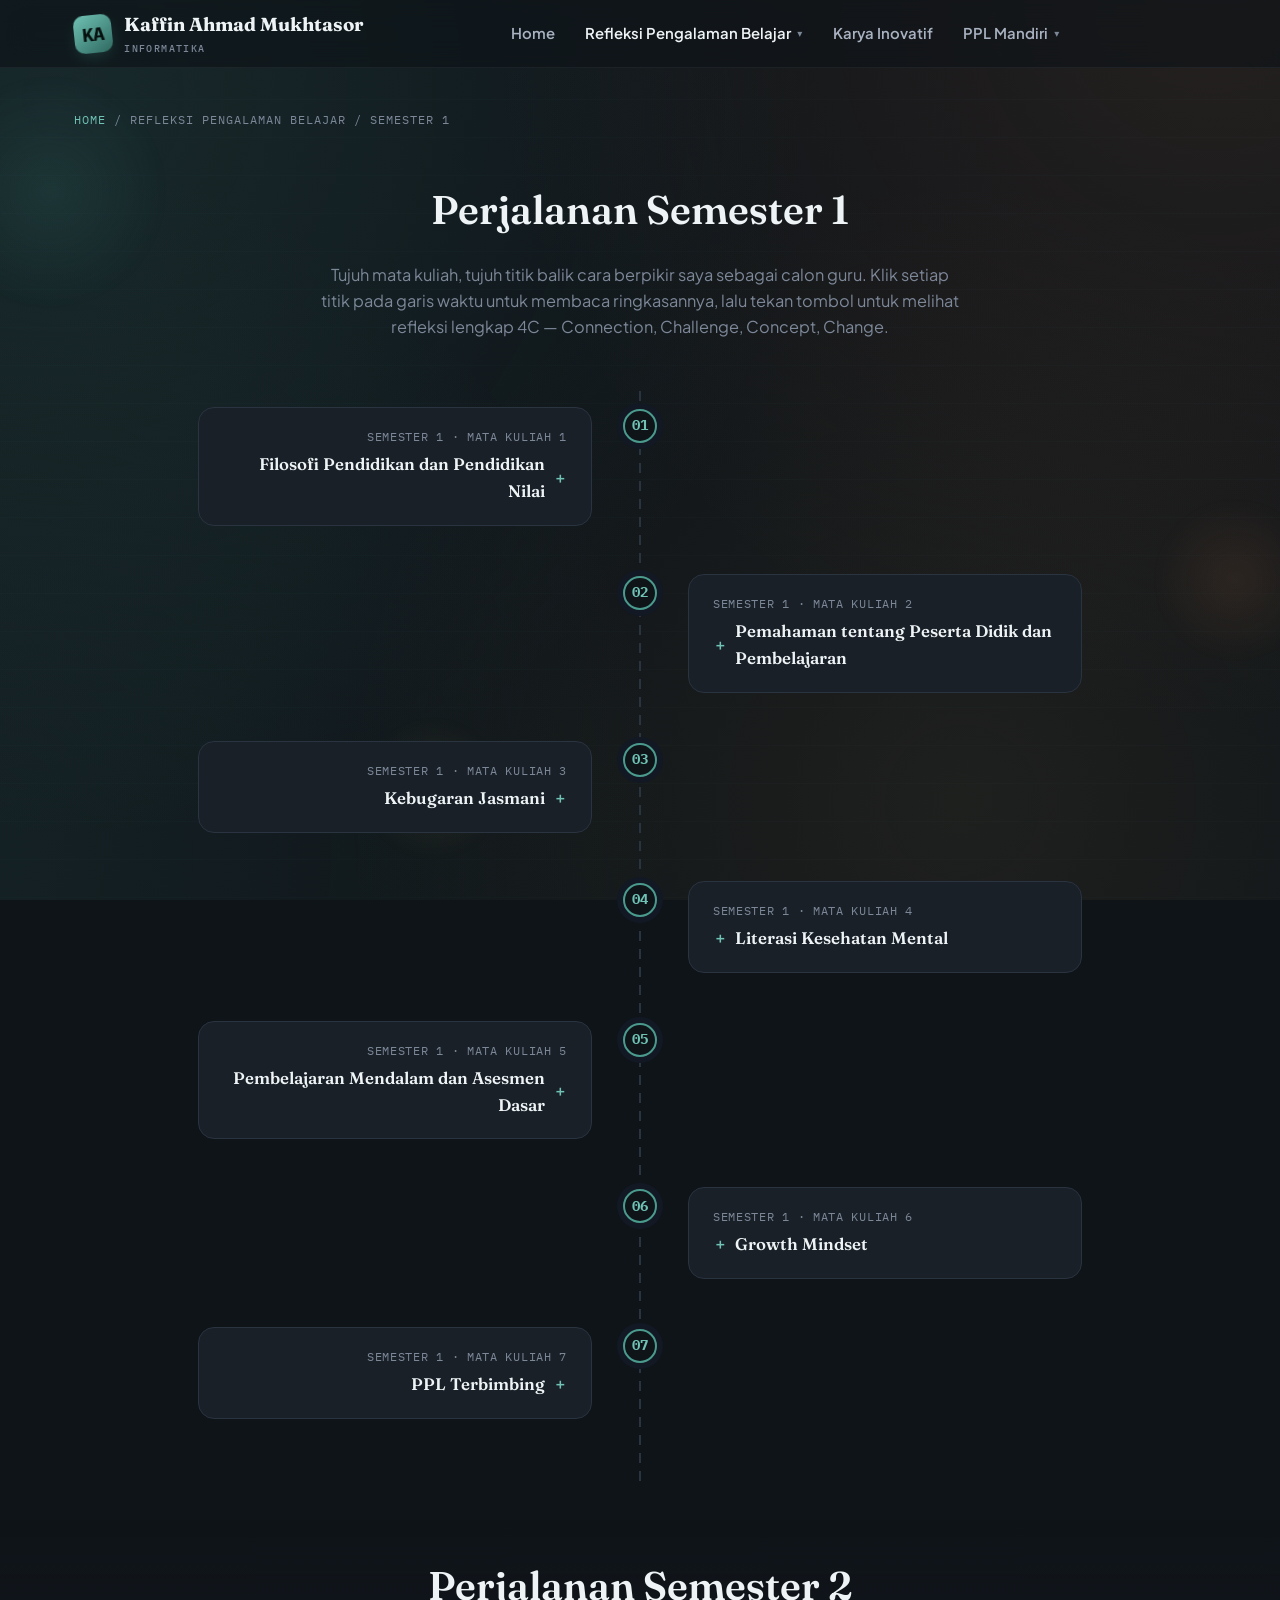
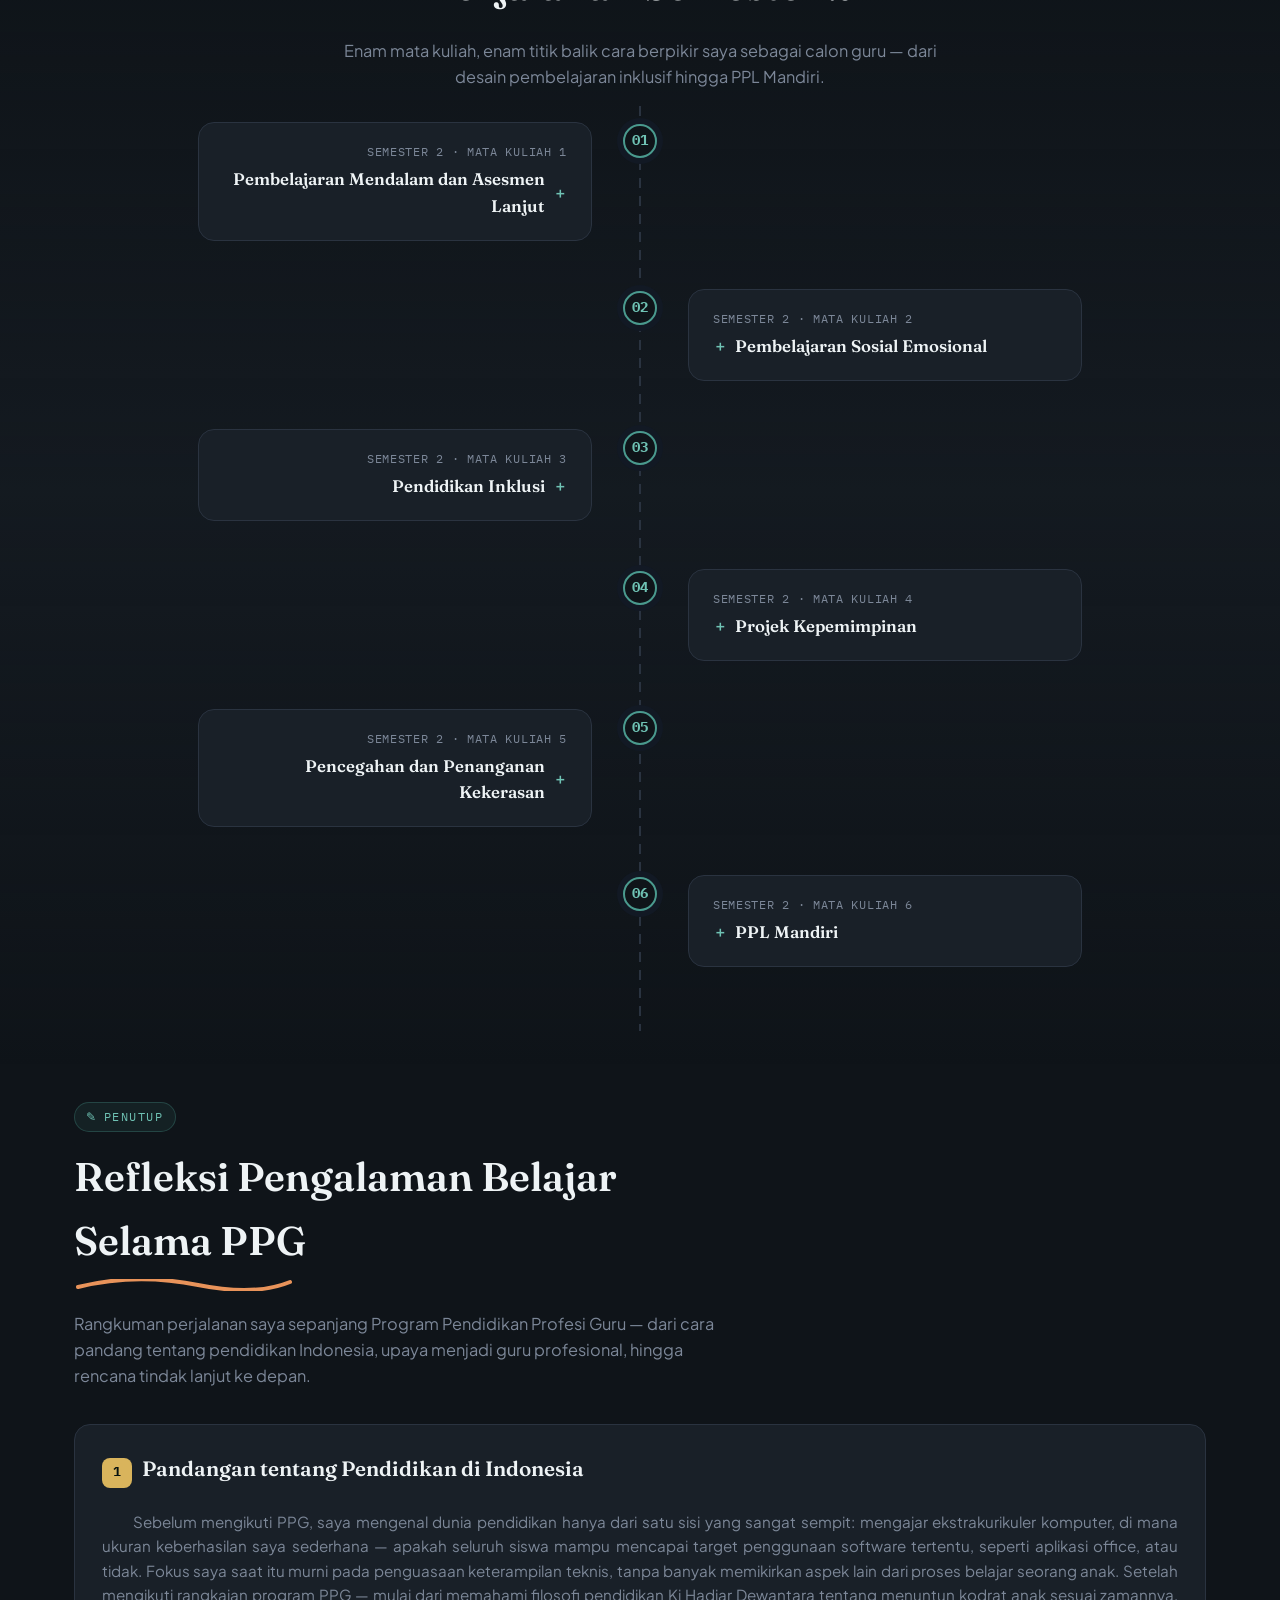
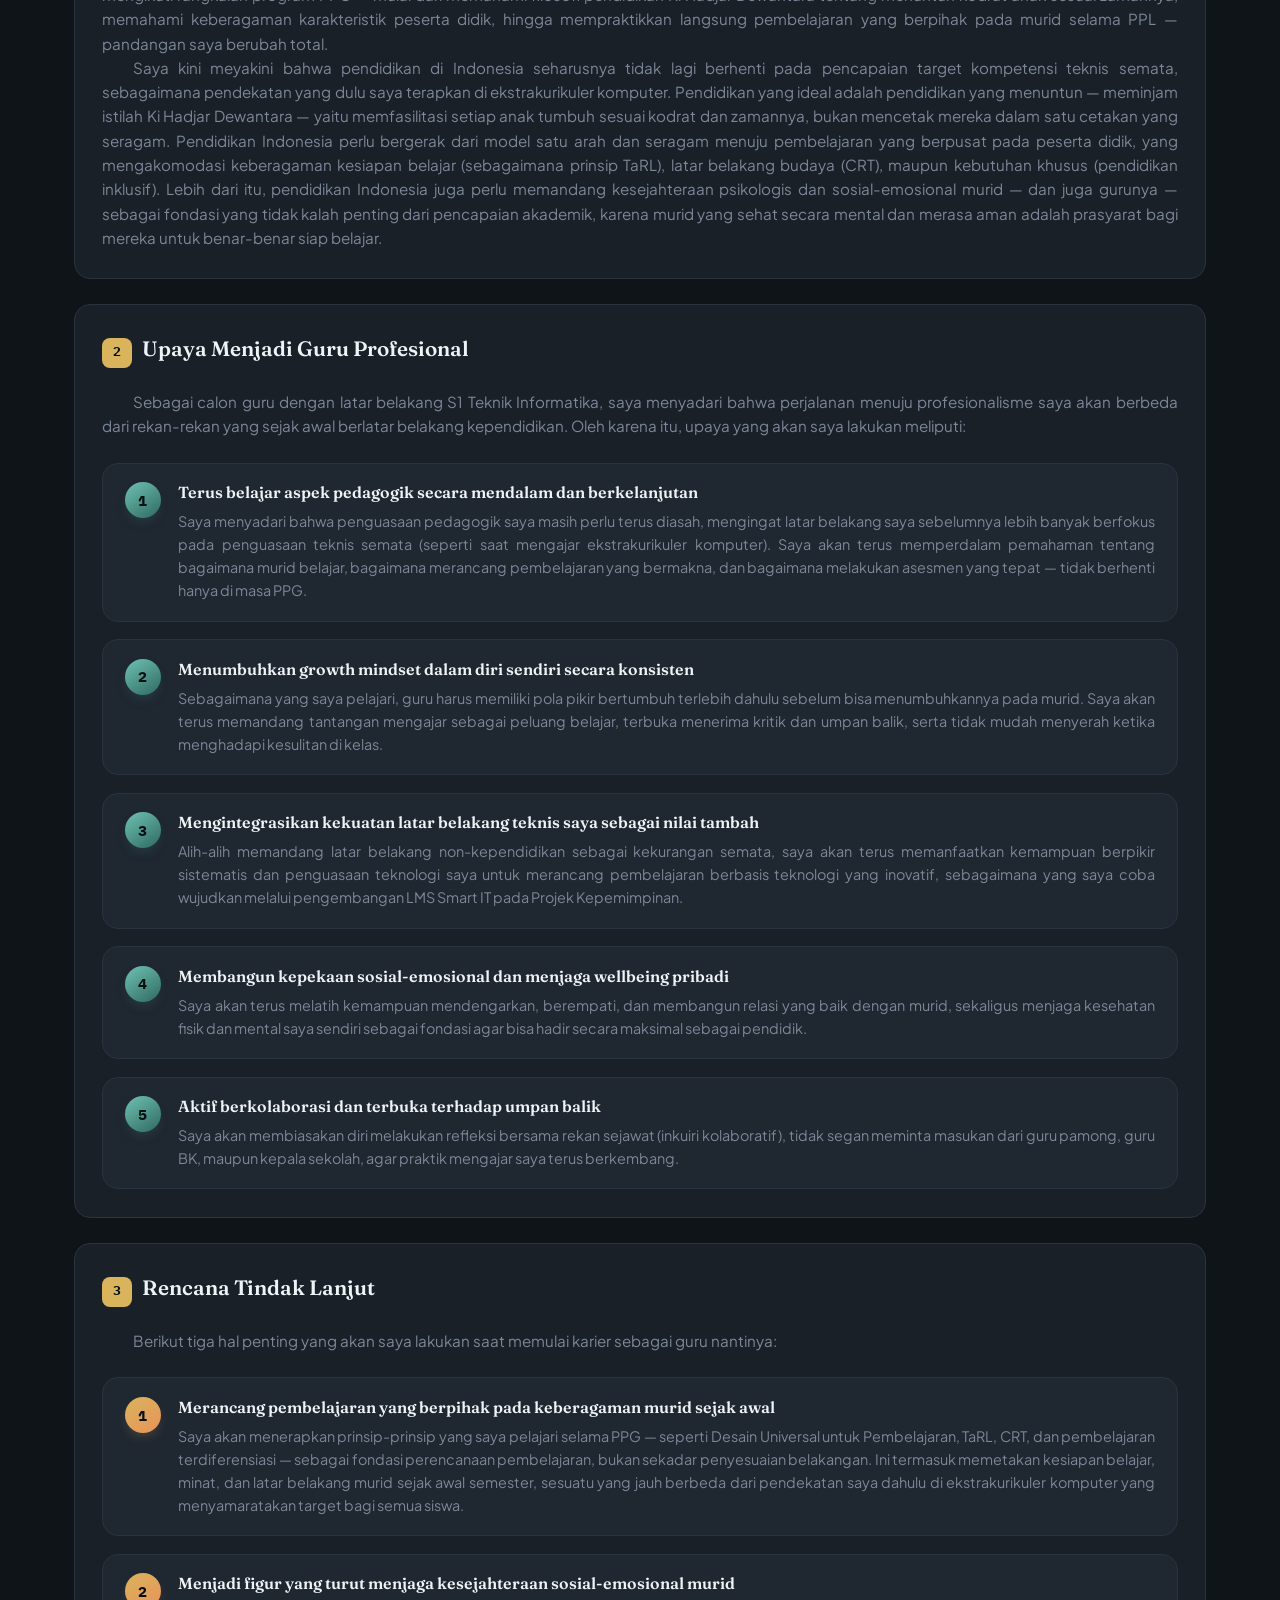
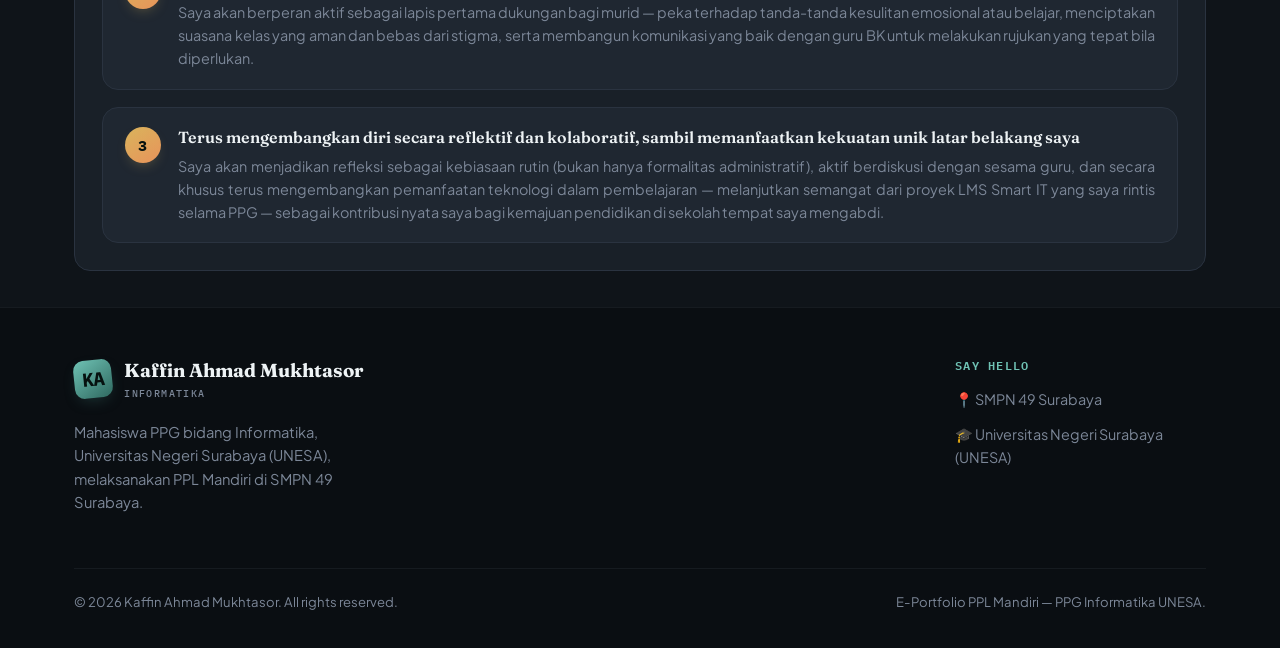
<file: about.html>
<!DOCTYPE html>
<html lang="id">
<head>
<meta charset="UTF-8">
<meta name="viewport" content="width=device-width, initial-scale=1.0">
<title>Refleksi Semester 1 — Kaffin Ahmad Mukhtasor</title>
<meta name="description" content="Timeline refleksi 4C (Connection, Challenge, Concept, Change) mata kuliah Semester 1 PPG Informatika Kaffin Ahmad Mukhtasor, Universitas Negeri Surabaya (UNESA).">

<link rel="icon" href="foto/Logo Unesa-01.png">
<link rel="stylesheet" href="assets/styles.css">
</head>
<body>
<a class="skip-link" href="#main">Skip to content</a>
<div class="bg-layers" aria-hidden="true">
  <div class="bg-grid" data-parallax="0.06"></div>
  <span class="bg-dot" style="width:240px;height:240px;background:radial-gradient(circle,rgba(74,154,142,.25),transparent 70%);top:8%;left:-70px;" data-parallax="0.03"></span>
  <span class="bg-dot" style="width:170px;height:170px;background:radial-gradient(circle,rgba(232,147,90,.18),transparent 70%);top:55%;right:-40px;" data-parallax="0.05"></span>
  <span class="bg-dot" style="width:150px;height:150px;background:radial-gradient(circle,rgba(217,180,92,.16),transparent 70%);bottom:4%;left:28%;" data-parallax="0.04"></span>
</div>

<nav class="site-nav" aria-label="Primary">
  <div class="wrap">
    <a href="index.html" class="brand">
      <span class="brand-mark" aria-hidden="true">KA</span>
      <span>Kaffin Ahmad Mukhtasor<small>Informatika</small></span>
    </a>
    <div class="nav-links" role="menubar">
    <a href="index.html" >Home</a>
    <details class="nav-dropdown" aria-current="page">
        <summary aria-current="page">Refleksi Pengalaman Belajar</summary>
        <div class="dropdown-menu" >
        <a href="about.html#semester-1" >Semester 1</a>
        <a href="about.html#semester-2">Semester 2</a>
        <a href="about.html#refleksi-akhir">Refleksi PPG</a>
        </div>
    </details>
    <a href="karya-inovasi.html">Karya Inovatif</a>
    <details class="nav-dropdown">
        <summary>PPL Mandiri</summary>
        <div class="dropdown-menu">
        <a href="pplmandiri.html">Refleksi Praktik Mengajar</a>
        <a href="utsppl.html">UTS</a>
        <a href="uasppl.html">UAS</a>
        </div>
    </details>
    </div>
    <div class="nav-cta">
      <!-- <a href="contact.html" class="btn btn-ghost btn-sm">Get in touch</a> -->
      <button class="hamburger" aria-label="Toggle menu" aria-expanded="false" aria-controls="mobile-menu">
        <span></span><span></span><span></span>
      </button>
    </div>
  </div>
</nav>
<div class="mobile-panel" id="mobile-menu">
  <a href="index.html">Home</a>
  <details class="nav-dropdown" aria-current="page">
    <summary aria-current="page">Refleksi Pengalaman Belajar</summary>
    <div class="dropdown-menu" aria-current="page">
      <a href="about.html#semester-1" aria-current="page">Semester 1</a>
      <a href="about.html#semester-2">Semester 2</a>
          <a href="about.html#refleksi-akhir">Refleksi PPG</a>
    </div>
  </details>
 
      <a href="karya-inovatif.html" >Karya Inovatif</a>
</div>

<main id="main">

  <!-- PAGE HEADER -->
  <section class="page-header" id="semester-1">
    <div class="wrap reveal">
      <div class="crumb " ><a href="index.html">Home</a> / Refleksi Pengalaman Belajar / Semester 1</div>

      </div>
  </section>
 <div class="section-head reveal text-center" style="margin: 0 auto;" >
       
        <h2>Perjalanan Semester 1
          
        </h2>
        <p class="lede">Tujuh mata kuliah, tujuh titik balik cara berpikir saya sebagai calon guru. Klik setiap titik pada garis waktu untuk membaca ringkasannya, lalu tekan tombol untuk melihat refleksi lengkap 4C — Connection, Challenge, Concept, Change.</p>
    
      </div>
  <!-- TIMELINE -->
  <section class="section-tight" >
    <div class="wrap">
      <div id="timeline-root" class="timeline-vertical"></div>
    </div>
  </section>

  <!-- SEMESTER 2 -->
  <section class="section-tight band" id="semester-2">
    <div class="wrap">
      <div class="section-head reveal text-center" style="margin: 0 auto;">
       
        <h2>Perjalanan Semester 2
          
        </h2>
        <p class="lede">Enam mata kuliah, enam titik balik cara berpikir saya sebagai calon guru — dari desain pembelajaran inklusif hingga PPL Mandiri.</p>
        
      </div>
      <div id="timeline-root-2" class="timeline-vertical"></div>
    </div>
  </section>

  <!-- REFLEKSI AKHIR PPG -->
  <section class="section-tight" id="refleksi-akhir">
    <div class="wrap">
      <div class="section-head reveal">
        <span class="eyebrow">Penutup</span>
        <h2>Refleksi Pengalaman Belajar Selama PPG
          <svg class="chalk-underline" viewBox="0 0 220 12" aria-hidden="true"><path d="M4 8c40-10 80-10 120-2s70 6 92-3"/></svg>
        </h2>
        <p>Rangkuman perjalanan saya sepanjang Program Pendidikan Profesi Guru — dari cara pandang tentang pendidikan Indonesia, upaya menjadi guru profesional, hingga rencana tindak lanjut ke depan.</p>
      </div>

      <!-- 1. Pandangan tentang pendidikan Indonesia -->
      <div class="card reveal" style="margin-bottom:1.6rem;">
        <div class="subhead">
          <span class="subhead-tag">1</span>
          <h3>Pandangan tentang Pendidikan di Indonesia</h3>
        </div>
        <p class="text-justify">Sebelum mengikuti PPG, saya mengenal dunia pendidikan hanya dari satu sisi yang sangat sempit: mengajar ekstrakurikuler komputer, di mana ukuran keberhasilan saya sederhana — apakah seluruh siswa mampu mencapai target penggunaan software tertentu, seperti aplikasi office, atau tidak. Fokus saya saat itu murni pada penguasaan keterampilan teknis, tanpa banyak memikirkan aspek lain dari proses belajar seorang anak. Setelah mengikuti rangkaian program PPG — mulai dari memahami filosofi pendidikan Ki Hadjar Dewantara tentang menuntun kodrat anak sesuai zamannya, memahami keberagaman karakteristik peserta didik, hingga mempraktikkan langsung pembelajaran yang berpihak pada murid selama PPL — pandangan saya berubah total.</p>
        <p class="text-justify">Saya kini meyakini bahwa pendidikan di Indonesia seharusnya tidak lagi berhenti pada pencapaian target kompetensi teknis semata, sebagaimana pendekatan yang dulu saya terapkan di ekstrakurikuler komputer. Pendidikan yang ideal adalah pendidikan yang menuntun — meminjam istilah Ki Hadjar Dewantara — yaitu memfasilitasi setiap anak tumbuh sesuai kodrat dan zamannya, bukan mencetak mereka dalam satu cetakan yang seragam. Pendidikan Indonesia perlu bergerak dari model satu arah dan seragam menuju pembelajaran yang berpusat pada peserta didik, yang mengakomodasi keberagaman kesiapan belajar (sebagaimana prinsip TaRL), latar belakang budaya (CRT), maupun kebutuhan khusus (pendidikan inklusif). Lebih dari itu, pendidikan Indonesia juga perlu memandang kesejahteraan psikologis dan sosial-emosional murid — dan juga gurunya — sebagai fondasi yang tidak kalah penting dari pencapaian akademik, karena murid yang sehat secara mental dan merasa aman adalah prasyarat bagi mereka untuk benar-benar siap belajar.</p>
      </div>

      <!-- 2. Upaya menjadi guru profesional -->
      <div class="card reveal" style="margin-bottom:1.6rem;">
        <div class="subhead">
          <span class="subhead-tag">2</span>
          <h3>Upaya Menjadi Guru Profesional</h3>
        </div>
        <p class="text-justify">Sebagai calon guru dengan latar belakang S1 Teknik Informatika, saya menyadari bahwa perjalanan menuju profesionalisme saya akan berbeda dari rekan-rekan yang sejak awal berlatar belakang kependidikan. Oleh karena itu, upaya yang akan saya lakukan meliputi:</p>

        <div class="point-list reveal-stagger">
          <div class="point-item reveal" style="--i:0">
            <span class="point-num">1</span>
            <div class="point-content">
              <h4>Terus belajar aspek pedagogik secara mendalam dan berkelanjutan</h4>
              <p>Saya menyadari bahwa penguasaan pedagogik saya masih perlu terus diasah, mengingat latar belakang saya sebelumnya lebih banyak berfokus pada penguasaan teknis semata (seperti saat mengajar ekstrakurikuler komputer). Saya akan terus memperdalam pemahaman tentang bagaimana murid belajar, bagaimana merancang pembelajaran yang bermakna, dan bagaimana melakukan asesmen yang tepat — tidak berhenti hanya di masa PPG.</p>
            </div>
          </div>
          <div class="point-item reveal" style="--i:1">
            <span class="point-num">2</span>
            <div class="point-content">
              <h4>Menumbuhkan growth mindset dalam diri sendiri secara konsisten</h4>
              <p>Sebagaimana yang saya pelajari, guru harus memiliki pola pikir bertumbuh terlebih dahulu sebelum bisa menumbuhkannya pada murid. Saya akan terus memandang tantangan mengajar sebagai peluang belajar, terbuka menerima kritik dan umpan balik, serta tidak mudah menyerah ketika menghadapi kesulitan di kelas.</p>
            </div>
          </div>
          <div class="point-item reveal" style="--i:2">
            <span class="point-num">3</span>
            <div class="point-content">
              <h4>Mengintegrasikan kekuatan latar belakang teknis saya sebagai nilai tambah</h4>
              <p>Alih-alih memandang latar belakang non-kependidikan sebagai kekurangan semata, saya akan terus memanfaatkan kemampuan berpikir sistematis dan penguasaan teknologi saya untuk merancang pembelajaran berbasis teknologi yang inovatif, sebagaimana yang saya coba wujudkan melalui pengembangan LMS Smart IT pada Projek Kepemimpinan.</p>
            </div>
          </div>
          <div class="point-item reveal" style="--i:3">
            <span class="point-num">4</span>
            <div class="point-content">
              <h4>Membangun kepekaan sosial-emosional dan menjaga wellbeing pribadi</h4>
              <p>Saya akan terus melatih kemampuan mendengarkan, berempati, dan membangun relasi yang baik dengan murid, sekaligus menjaga kesehatan fisik dan mental saya sendiri sebagai fondasi agar bisa hadir secara maksimal sebagai pendidik.</p>
            </div>
          </div>
          <div class="point-item reveal" style="--i:4">
            <span class="point-num">5</span>
            <div class="point-content">
              <h4>Aktif berkolaborasi dan terbuka terhadap umpan balik</h4>
              <p>Saya akan membiasakan diri melakukan refleksi bersama rekan sejawat (inkuiri kolaboratif), tidak segan meminta masukan dari guru pamong, guru BK, maupun kepala sekolah, agar praktik mengajar saya terus berkembang.</p>
            </div>
          </div>
        </div>
      </div>

      <!-- 3. Rencana tindak lanjut -->
      <div class="card reveal">
        <div class="subhead">
          <span class="subhead-tag">3</span>
          <h3>Rencana Tindak Lanjut</h3>
        </div>
        <p class="text-justify">Berikut tiga hal penting yang akan saya lakukan saat memulai karier sebagai guru nantinya:</p>

        <div class="point-list point-list-gold reveal-stagger">
          <div class="point-item reveal" style="--i:0">
            <span class="point-num">1</span>
            <div class="point-content">
              <h4>Merancang pembelajaran yang berpihak pada keberagaman murid sejak awal</h4>
              <p>Saya akan menerapkan prinsip-prinsip yang saya pelajari selama PPG — seperti Desain Universal untuk Pembelajaran, TaRL, CRT, dan pembelajaran terdiferensiasi — sebagai fondasi perencanaan pembelajaran, bukan sekadar penyesuaian belakangan. Ini termasuk memetakan kesiapan belajar, minat, dan latar belakang murid sejak awal semester, sesuatu yang jauh berbeda dari pendekatan saya dahulu di ekstrakurikuler komputer yang menyamaratakan target bagi semua siswa.</p>
            </div>
          </div>
          <div class="point-item reveal" style="--i:1">
            <span class="point-num">2</span>
            <div class="point-content">
              <h4>Menjadi figur yang turut menjaga kesejahteraan sosial-emosional murid</h4>
              <p>Saya akan berperan aktif sebagai lapis pertama dukungan bagi murid — peka terhadap tanda-tanda kesulitan emosional atau belajar, menciptakan suasana kelas yang aman dan bebas dari stigma, serta membangun komunikasi yang baik dengan guru BK untuk melakukan rujukan yang tepat bila diperlukan.</p>
            </div>
          </div>
          <div class="point-item reveal" style="--i:2">
            <span class="point-num">3</span>
            <div class="point-content">
              <h4>Terus mengembangkan diri secara reflektif dan kolaboratif, sambil memanfaatkan kekuatan unik latar belakang saya</h4>
              <p>Saya akan menjadikan refleksi sebagai kebiasaan rutin (bukan hanya formalitas administratif), aktif berdiskusi dengan sesama guru, dan secara khusus terus mengembangkan pemanfaatan teknologi dalam pembelajaran — melanjutkan semangat dari proyek LMS Smart IT yang saya rintis selama PPG — sebagai kontribusi nyata saya bagi kemajuan pendidikan di sekolah tempat saya mengabdi.</p>
            </div>
          </div>
        </div>
      </div>

    </div>
  </section>

</main>

<footer class="site-footer">
  <div class="wrap">
    <div class="footer-grid">
      <div class="footer-about">
        <a href="index.html" class="brand" style="margin-bottom:1em;">
          <span class="brand-mark" aria-hidden="true">KA</span>
          <span>Kaffin Ahmad Mukhtasor<small>Informatika</small></span>
        </a>
        <p>Mahasiswa PPG bidang Informatika, Universitas Negeri Surabaya (UNESA), melaksanakan PPL Mandiri di SMPN 49 Surabaya.</p>
      </div>
      <div class="footer-links">
        
      </div>
      <div class="footer-links">
    
      </div>
      <div class="footer-contact">
        <h4>Say hello</h4>
        <ul>
          <li>📍 SMPN 49 Surabaya</li>
          <li>🎓 Universitas Negeri Surabaya (UNESA)</li>
        </ul>
      </div>
    </div>
    <div class="footer-bottom">
      <p>© <span class="js-year"></span> Kaffin Ahmad Mukhtasor. All rights reserved.</p>
      <p>E-Portfolio PPL Mandiri — PPG Informatika UNESA.</p>
    </div>
  </div>
</footer>

<button class="to-top" aria-label="Back to top">↑</button>

<!-- MODAL: Detail Refleksi 4C -->
<div class="modal-overlay" role="dialog" aria-modal="true" aria-label="Detail refleksi mata kuliah">
  <div class="modal-box">
    <button class="modal-close" aria-label="Tutup">✕</button>
    <span class="eyebrow modal-eyebrow">Refleksi 4C</span>
    <h3 class="js-modal-title">Judul Mata Kuliah</h3>
    <div class="modal-4c js-modal-4c"></div>
  </div>
</div>

<script src="assets/script.js"></script>
<script src="assets/semester1.js"></script>
<script src="assets/semester2.js"></script>
</body>
</html>
</file>
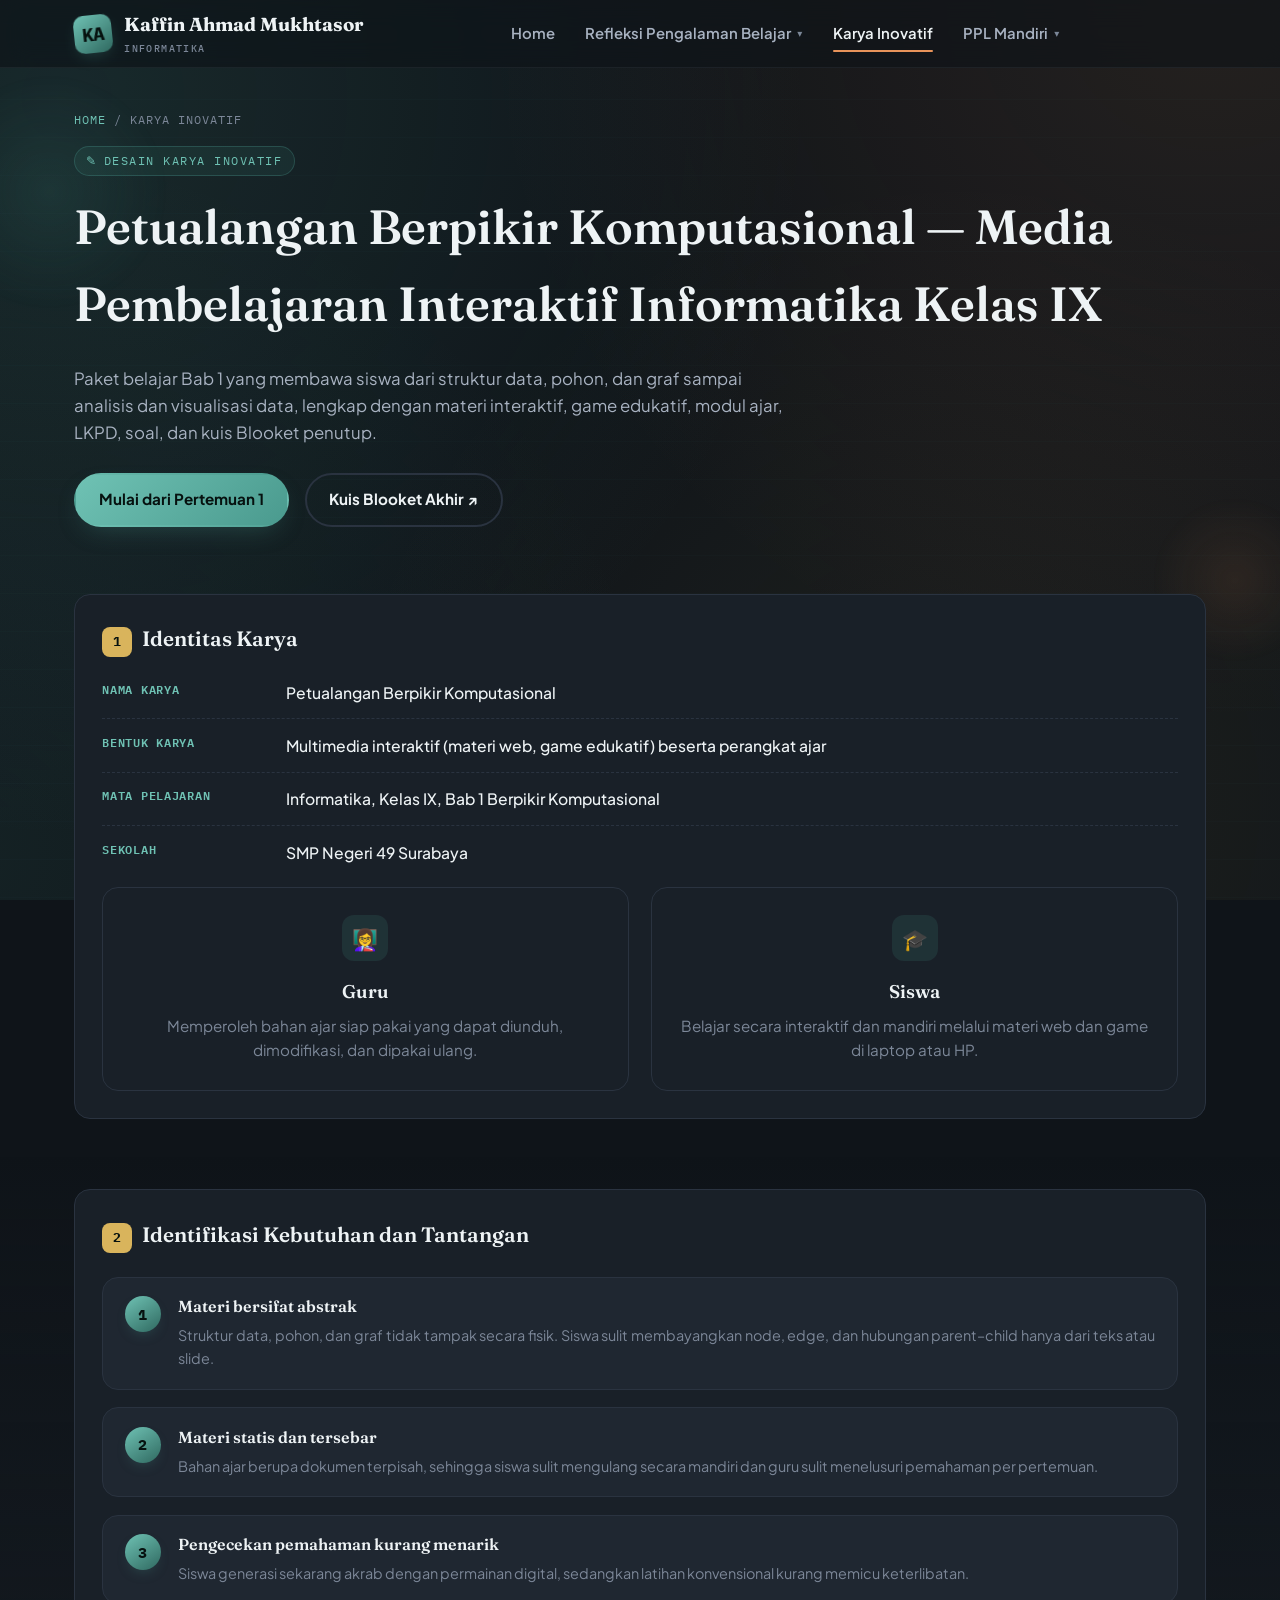
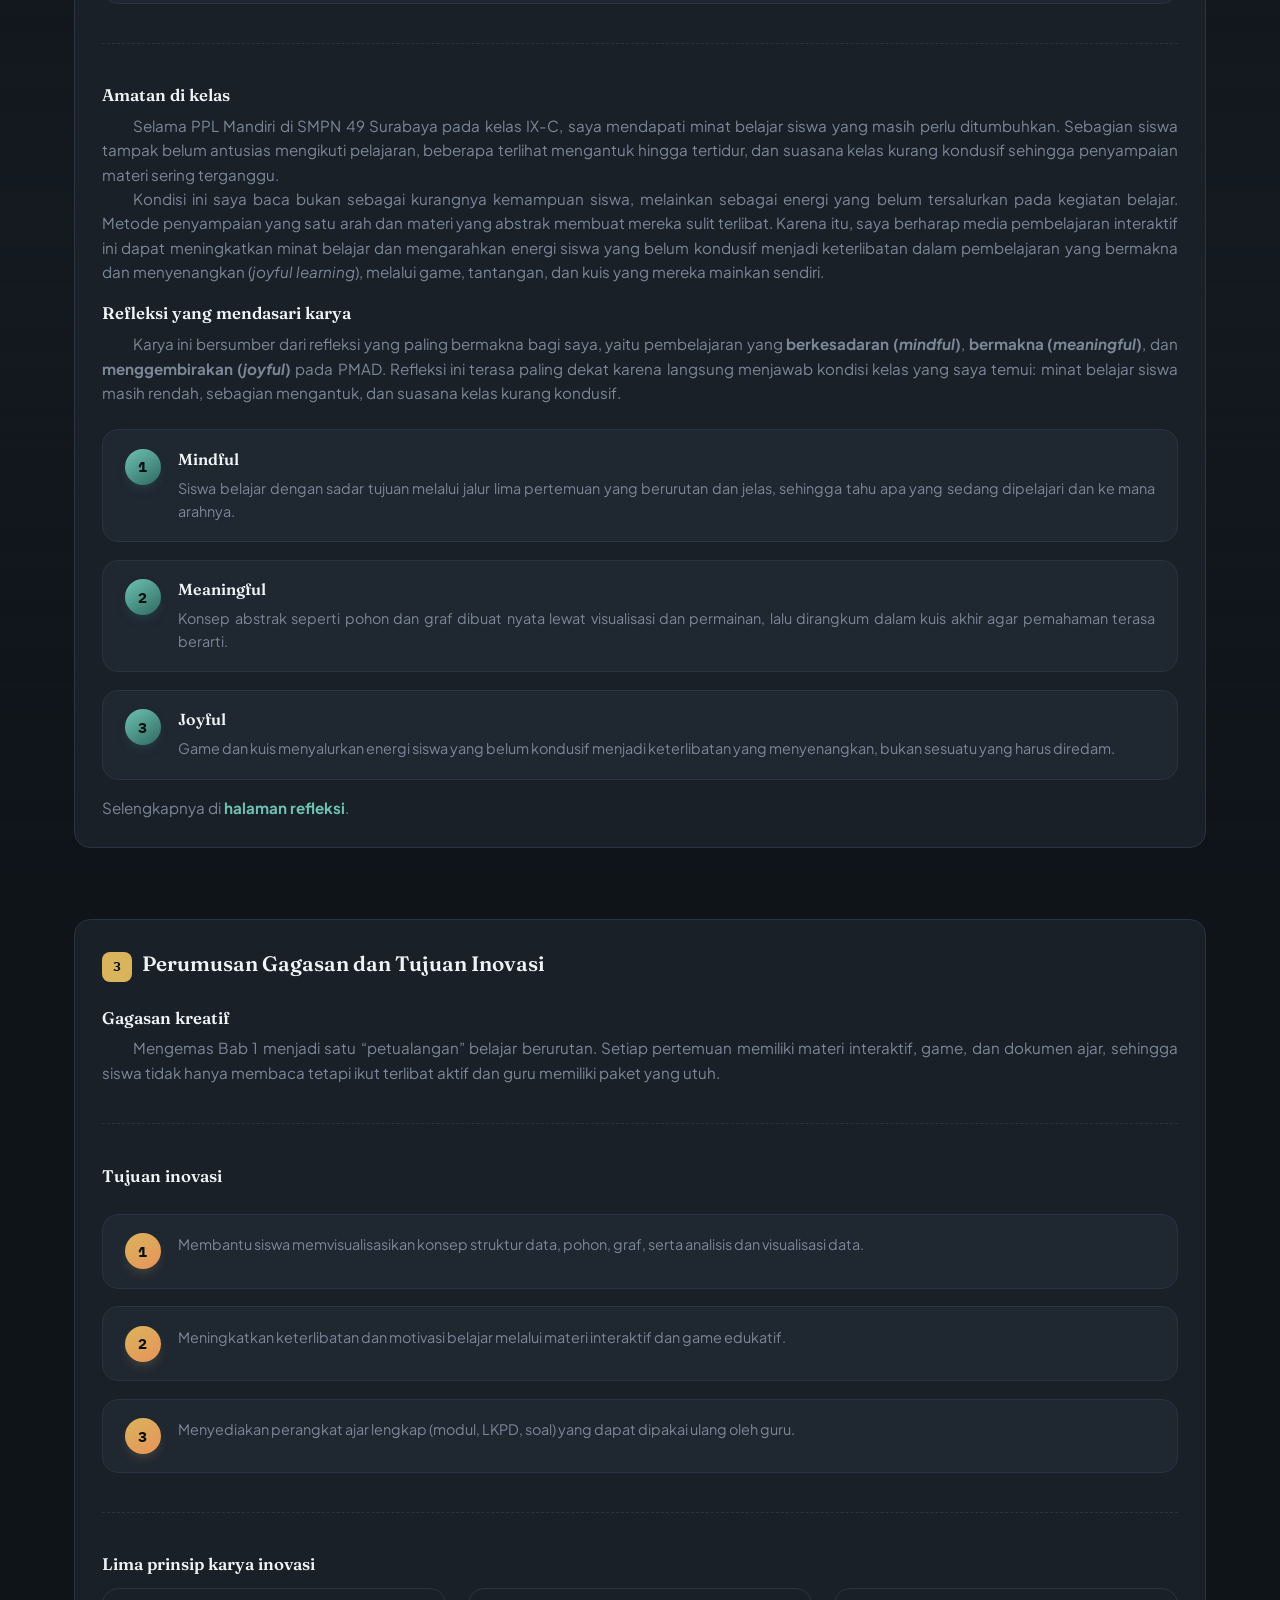
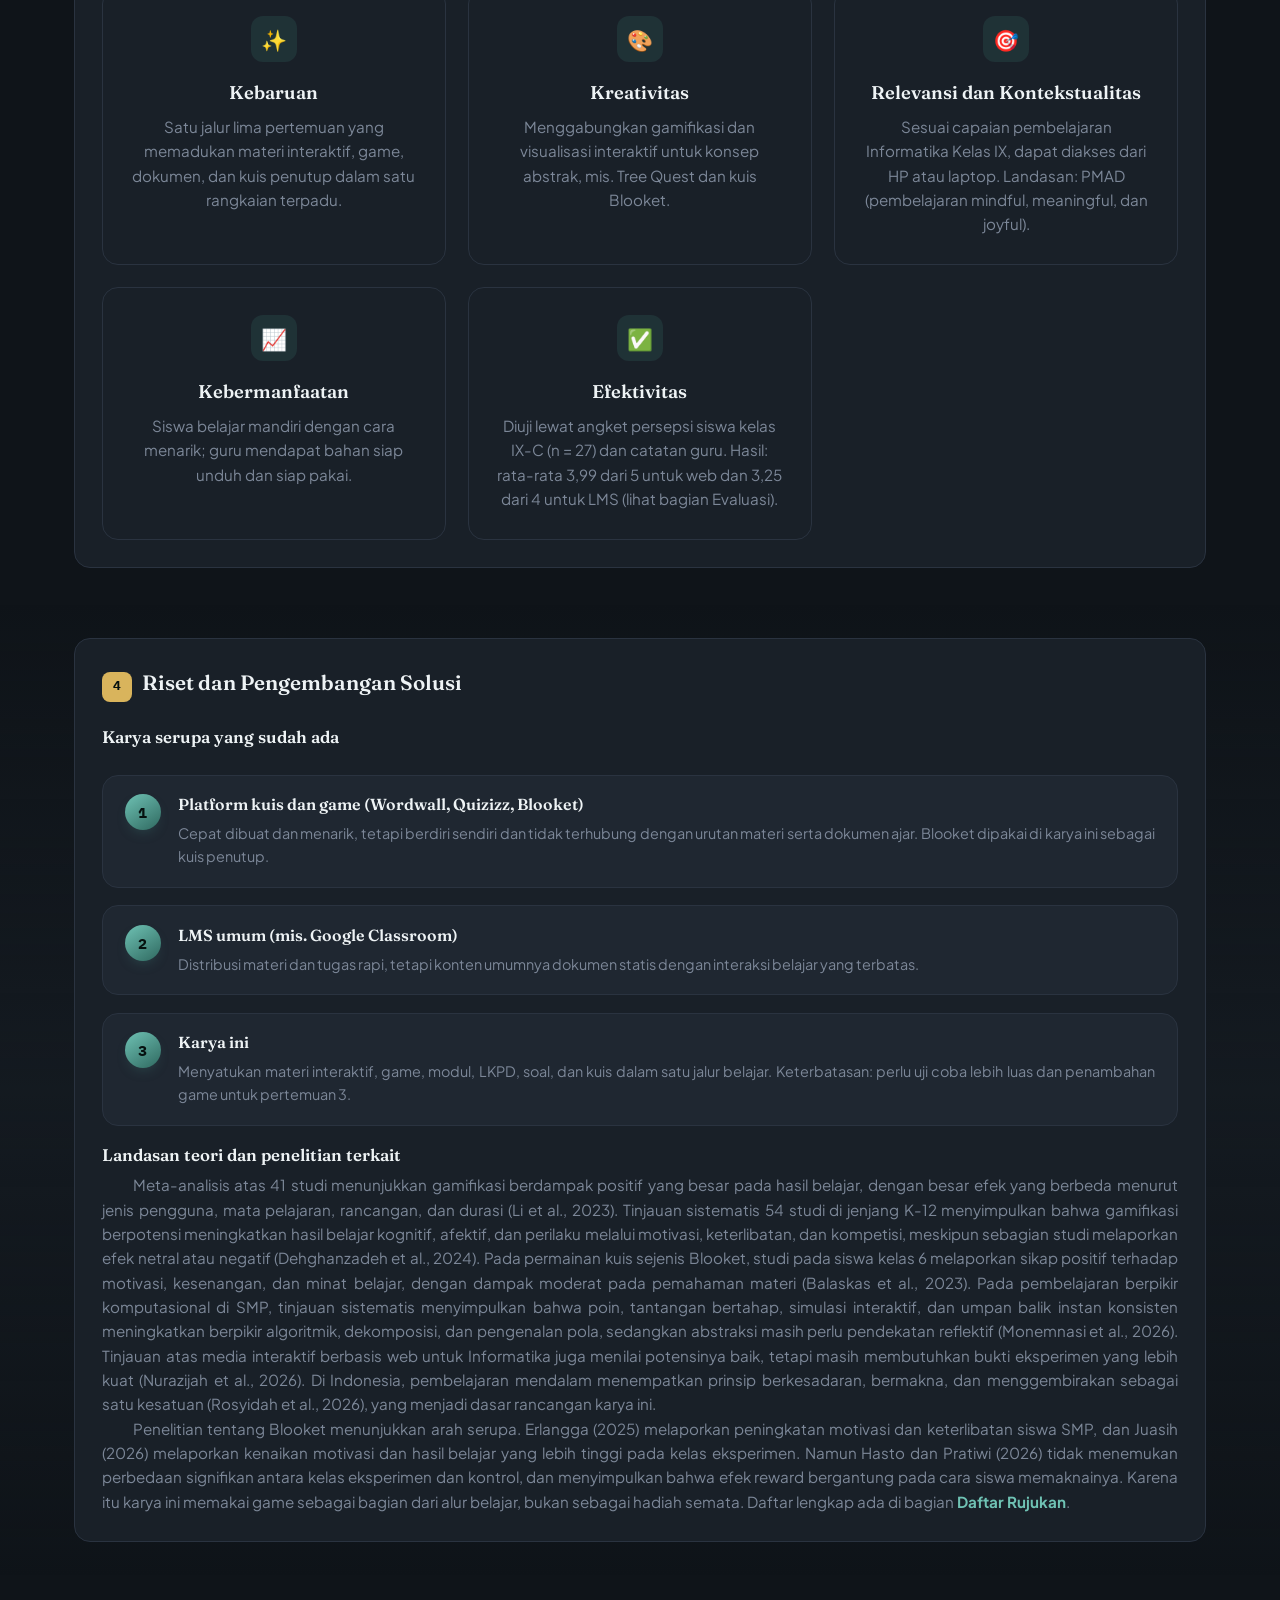
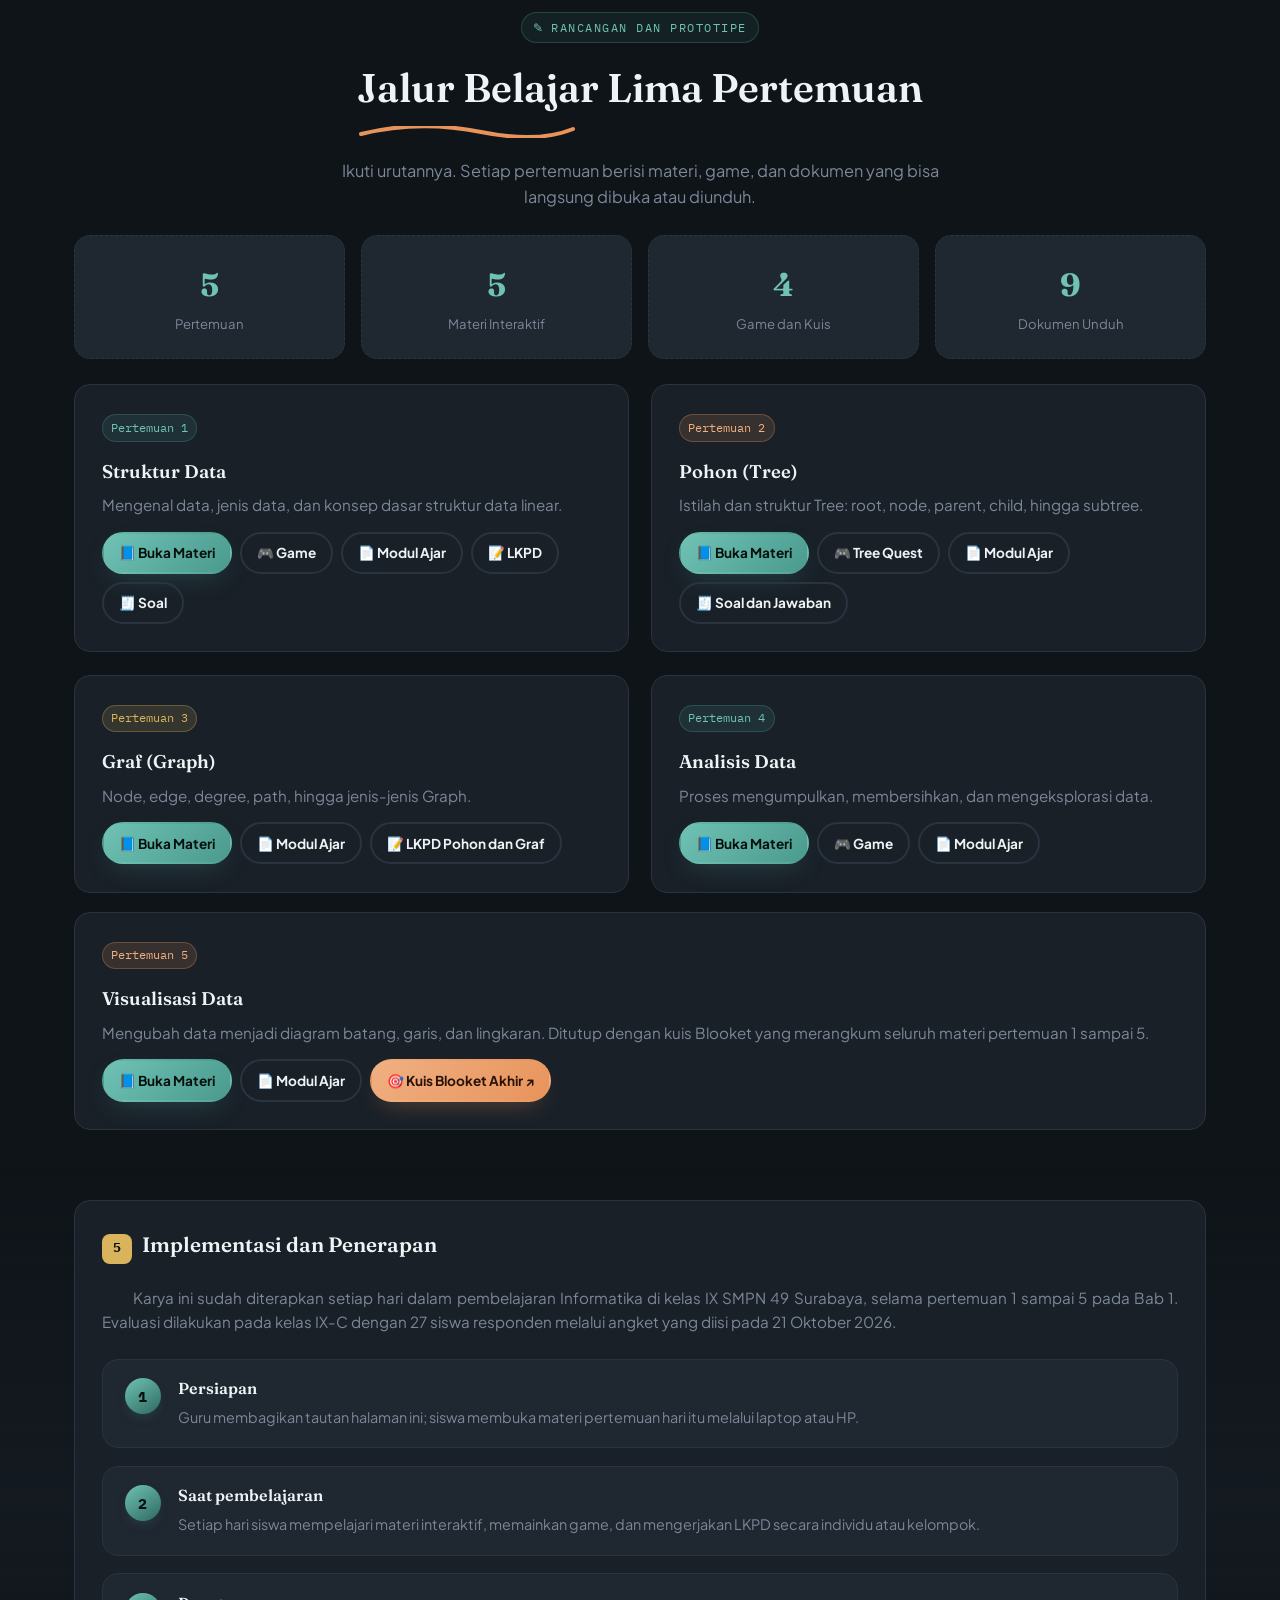
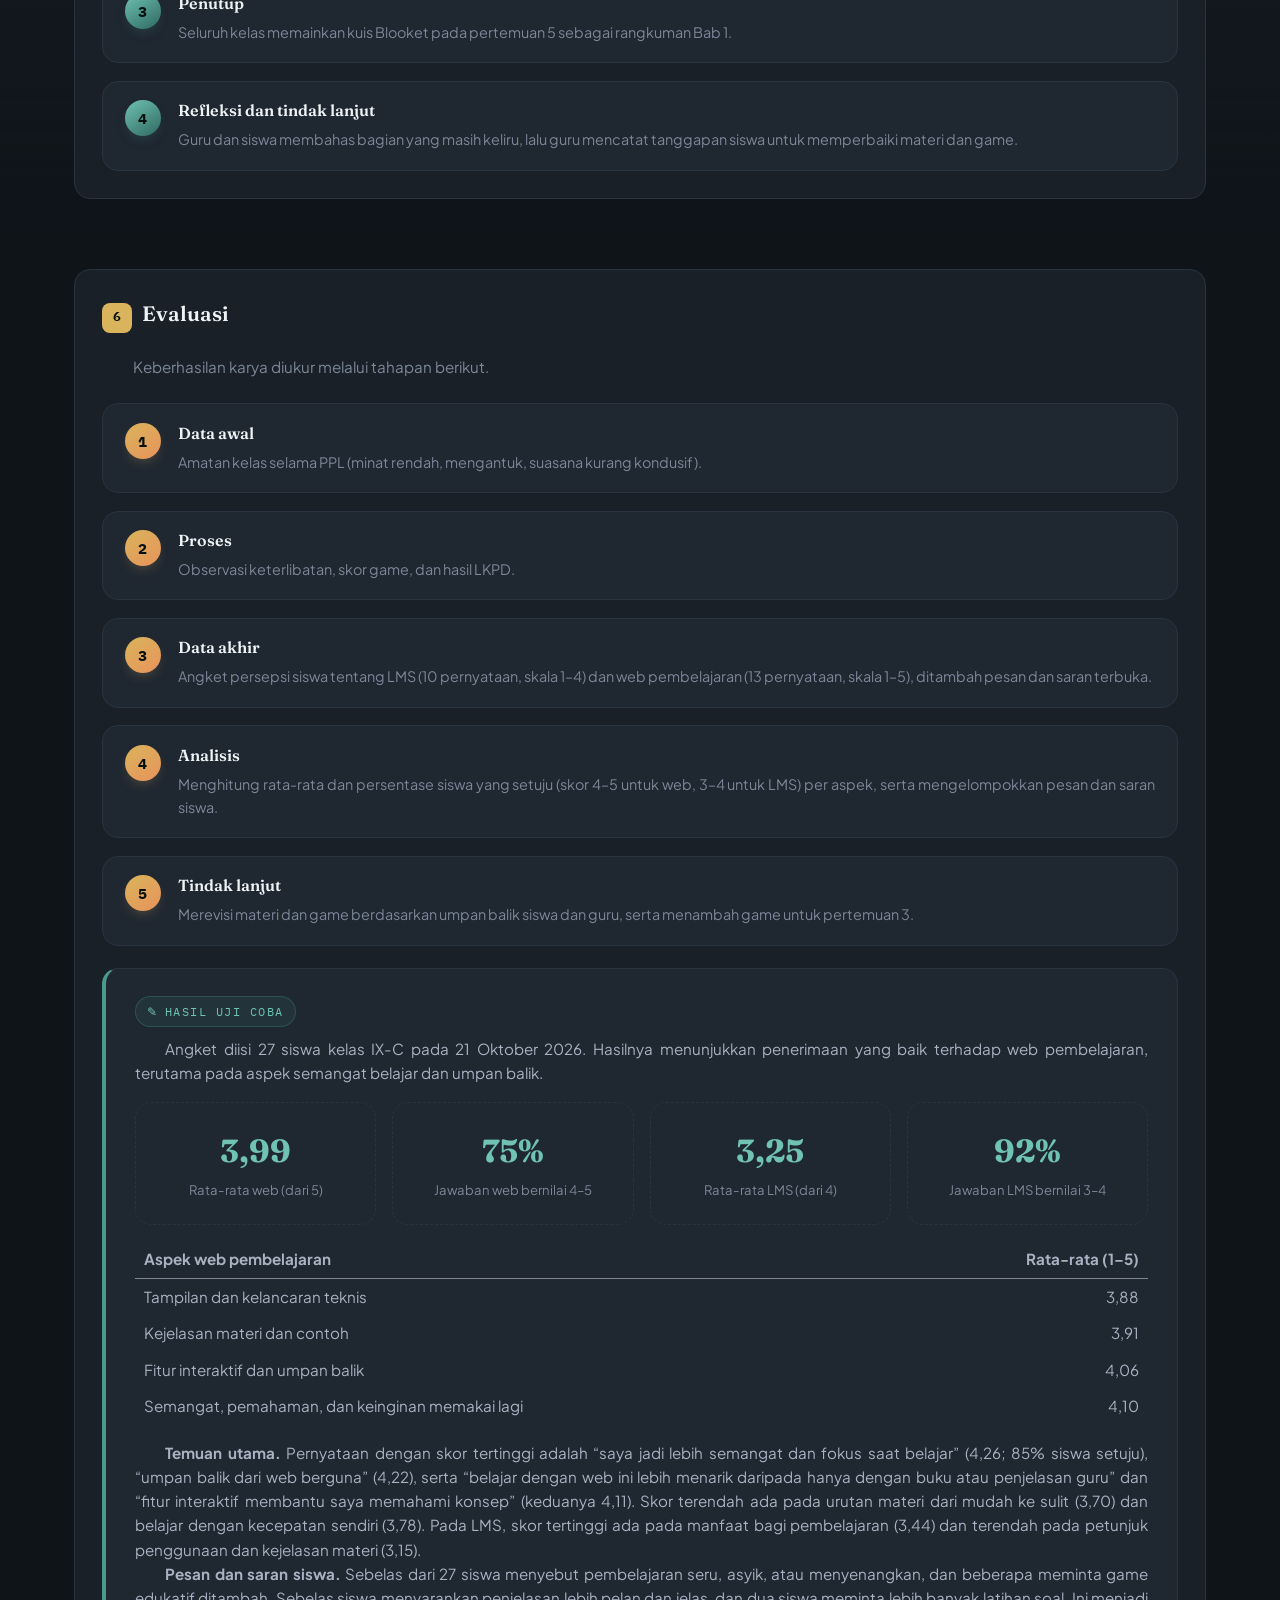
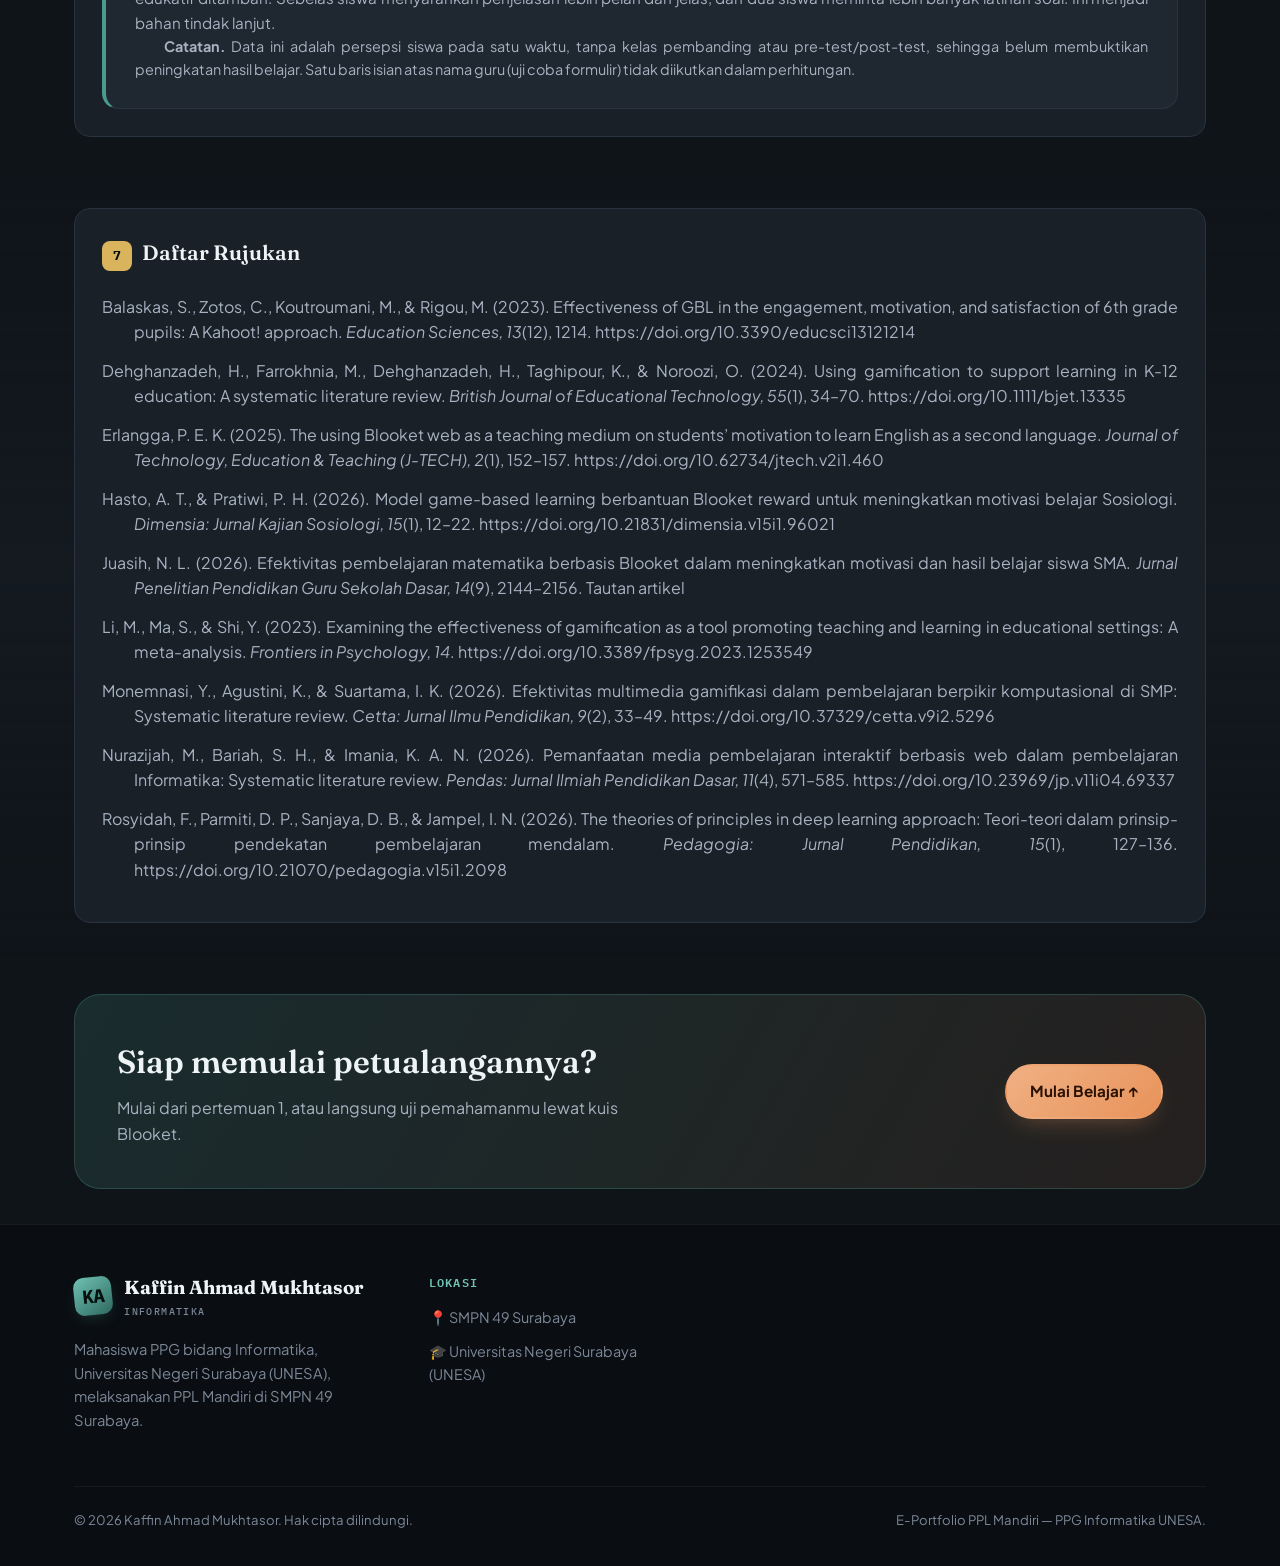
<file: karya-inovasi.html>
<!DOCTYPE html>
<html lang="id">
<head>
<meta charset="UTF-8">
<meta name="viewport" content="width=device-width, initial-scale=1.0">
<title>Karya Inovatif: Petualangan Berpikir Komputasional — Kaffin Ahmad Mukhtasor</title>
<meta name="description" content="Karya inovasi PPG Informatika UNESA: media pembelajaran interaktif Informatika Kelas IX Bab 1 Berpikir Komputasional, oleh Kaffin Ahmad Mukhtasor.">
<link rel="icon" href="foto/Logo Unesa-01.png">
<link rel="stylesheet" href="assets/styles.css">
<style>
.todo{background:#fff7e0;border:1px dashed #f59e0b;border-radius:6px;padding:1px 7px;font-weight:600;color:#92400e}
.res{display:flex;flex-wrap:wrap;gap:.5rem;margin-top:.9rem}
</style>
</head>
<body>
<a class="skip-link" href="#main">Lewati ke konten utama</a>
<div class="bg-layers" aria-hidden="true">
  <div class="bg-grid" data-parallax="0.06"></div>
  <span class="bg-dot" style="width:240px;height:240px;background:radial-gradient(circle,rgba(74,154,142,.25),transparent 70%);top:8%;left:-70px;" data-parallax="0.03"></span>
  <span class="bg-dot" style="width:170px;height:170px;background:radial-gradient(circle,rgba(232,147,90,.18),transparent 70%);top:55%;right:-40px;" data-parallax="0.05"></span>
  <span class="bg-dot" style="width:150px;height:150px;background:radial-gradient(circle,rgba(217,180,92,.16),transparent 70%);bottom:4%;left:28%;" data-parallax="0.04"></span>
</div>

<nav class="site-nav" aria-label="Utama">
  <div class="wrap">
    <a href="index.html" class="brand">
      <span class="brand-mark" aria-hidden="true">KA</span>
      <span>Kaffin Ahmad Mukhtasor<small>Informatika</small></span>
    </a>
    <div class="nav-links" role="menubar">
      <a href="index.html">Home</a>
      <details class="nav-dropdown">
        <summary>Refleksi Pengalaman Belajar</summary>
        <div class="dropdown-menu">
          <a href="about.html#semester-1">Semester 1</a>
          <a href="about.html#semester-2">Semester 2</a>
          <a href="about.html#refleksi-akhir">Refleksi PPG</a>
        </div>
      </details>
      <a href="karya-inovasi.html" aria-current="page">Karya Inovatif</a>
      <details class="nav-dropdown">
        <summary>PPL Mandiri</summary>
        <div class="dropdown-menu">
          <a href="pplmandiri.html">Refleksi Praktik Mengajar</a>
          <a href="utsppl.html">UTS</a>
          <a href="uasppl.html">UAS</a>
        </div>
      </details>
    </div>
    <div class="nav-cta">
      <button class="hamburger" aria-label="Buka menu" aria-expanded="false" aria-controls="mobile-menu">
        <span></span><span></span><span></span>
      </button>
    </div>
  </div>
</nav>
<div class="mobile-panel" id="mobile-menu">
  <a href="index.html">Home</a>
  <details class="nav-dropdown">
    <summary>Refleksi Pengalaman Belajar</summary>
    <div class="dropdown-menu">
      <a href="about.html#semester-1">Semester 1</a>
      <a href="about.html#semester-2">Semester 2</a>
      <a href="about.html#refleksi-akhir">Refleksi PPG</a>
    </div>
  </details>
  <a href="karya-inovasi.html" aria-current="page">Karya Inovatif</a>
  <details class="nav-dropdown">
    <summary>PPL Mandiri</summary>
    <div class="dropdown-menu">
      <a href="pplmandiri.html">Refleksi Praktik Mengajar</a>
      <a href="utsppl.html">UTS</a>
    </div>
  </details>
</div>

<main id="main">

  <section class="page-header">
    <div class="wrap reveal">
      <div class="crumb"><a href="index.html">Home</a> / Karya Inovatif</div>
      <span class="eyebrow">Desain Karya Inovatif</span>
      <h1>Petualangan Berpikir Komputasional — Media Pembelajaran Interaktif Informatika Kelas IX</h1>
      <p class="lede">Paket belajar Bab 1 yang membawa siswa dari struktur data, pohon, dan graf sampai analisis dan visualisasi data, lengkap dengan materi interaktif, game edukatif, modul ajar, LKPD, soal, dan kuis Blooket penutup.</p>
      <div class="hero-actions">
        <a href="#prototipe" class="btn btn-primary">Mulai dari Pertemuan 1</a>
        <a href="https://dashboard.blooket.com/set/6ac1fff66afa20506b23752c" target="_blank" rel="noopener" class="btn btn-ghost">Kuis Blooket Akhir ↗</a>
      </div>
    </div>
  </section>

  <!-- 1. IDENTITAS -->
  <section class="section-tight" id="identitas">
    <div class="wrap">
      <div class="card reveal">
        <div class="subhead"><span class="subhead-tag">1</span><h3>Identitas Karya</h3></div>
        <dl class="info-list">
          <div class="info-row"><dt>Nama Karya</dt><dd>Petualangan Berpikir Komputasional</dd></div>
          <div class="info-row"><dt>Bentuk Karya</dt><dd>Multimedia interaktif (materi web, game edukatif) beserta perangkat ajar</dd></div>
          <div class="info-row"><dt>Mata Pelajaran</dt><dd>Informatika, Kelas IX, Bab 1 Berpikir Komputasional</dd></div>
          <div class="info-row"><dt>Sekolah</dt><dd>SMP Negeri 49 Surabaya</dd></div>
        </dl>
        <div class="grid grid-2 reveal-stagger" style="margin-top:1.4rem;">
          <div class="card card-center reveal" style="--i:0">
            <div class="card-icon" aria-hidden="true">👩‍🏫</div>
            <h3>Guru</h3>
            <p>Memperoleh bahan ajar siap pakai yang dapat diunduh, dimodifikasi, dan dipakai ulang.</p>
          </div>
          <div class="card card-center reveal" style="--i:1">
            <div class="card-icon" aria-hidden="true">🎓</div>
            <h3>Siswa</h3>
            <p>Belajar secara interaktif dan mandiri melalui materi web dan game di laptop atau HP.</p>
          </div>
        </div>
      </div>
    </div>
  </section>

  <!-- 2. KEBUTUHAN -->
  <section class="section-tight band" id="kebutuhan">
    <div class="wrap">
      <div class="card reveal">
        <div class="subhead"><span class="subhead-tag">2</span><h3>Identifikasi Kebutuhan dan Tantangan</h3></div>
        <div class="point-list reveal-stagger">
          <div class="point-item reveal" style="--i:0"><span class="point-num">1</span><div class="point-content"><h4>Materi bersifat abstrak</h4><p>Struktur data, pohon, dan graf tidak tampak secara fisik. Siswa sulit membayangkan node, edge, dan hubungan parent–child hanya dari teks atau slide.</p></div></div>
          <div class="point-item reveal" style="--i:1"><span class="point-num">2</span><div class="point-content"><h4>Materi statis dan tersebar</h4><p>Bahan ajar berupa dokumen terpisah, sehingga siswa sulit mengulang secara mandiri dan guru sulit menelusuri pemahaman per pertemuan.</p></div></div>
          <div class="point-item reveal" style="--i:2"><span class="point-num">3</span><div class="point-content"><h4>Pengecekan pemahaman kurang menarik</h4><p>Siswa generasi sekarang akrab dengan permainan digital, sedangkan latihan konvensional kurang memicu keterlibatan.</p></div></div>
        </div>
        <hr class="divider-dashed">
        <h4 style="font-size:1.05rem; color:var(--white); margin-bottom:.3em;">Amatan di kelas</h4>
        <p class="text-justify">Selama PPL Mandiri di SMPN 49 Surabaya pada kelas IX-C, saya mendapati minat belajar siswa yang masih perlu ditumbuhkan. Sebagian siswa tampak belum antusias mengikuti pelajaran, beberapa terlihat mengantuk hingga tertidur, dan suasana kelas kurang kondusif sehingga penyampaian materi sering terganggu.</p>
        <p class="text-justify">Kondisi ini saya baca bukan sebagai kurangnya kemampuan siswa, melainkan sebagai energi yang belum tersalurkan pada kegiatan belajar. Metode penyampaian yang satu arah dan materi yang abstrak membuat mereka sulit terlibat. Karena itu, saya berharap media pembelajaran interaktif ini dapat meningkatkan minat belajar dan mengarahkan energi siswa yang belum kondusif menjadi keterlibatan dalam pembelajaran yang bermakna dan menyenangkan (<em>joyful learning</em>), melalui game, tantangan, dan kuis yang mereka mainkan sendiri.</p>
        <h4 style="font-size:1.05rem; color:var(--white); margin:1rem 0 .3em;">Refleksi yang mendasari karya</h4>
        <p class="text-justify">Karya ini bersumber dari refleksi yang paling bermakna bagi saya, yaitu pembelajaran yang <b>berkesadaran (<i>mindful</i>)</b>, <b>bermakna (<i>meaningful</i>)</b>, dan <b>menggembirakan (<i>joyful</i>)</b> pada PMAD. Refleksi ini terasa paling dekat karena langsung menjawab kondisi kelas yang saya temui: minat belajar siswa masih rendah, sebagian mengantuk, dan suasana kelas kurang kondusif.</p>
        <div class="point-list reveal-stagger">
          <div class="point-item reveal" style="--i:0"><span class="point-num">1</span><div class="point-content"><h4>Mindful</h4><p>Siswa belajar dengan sadar tujuan melalui jalur lima pertemuan yang berurutan dan jelas, sehingga tahu apa yang sedang dipelajari dan ke mana arahnya.</p></div></div>
          <div class="point-item reveal" style="--i:1"><span class="point-num">2</span><div class="point-content"><h4>Meaningful</h4><p>Konsep abstrak seperti pohon dan graf dibuat nyata lewat visualisasi dan permainan, lalu dirangkum dalam kuis akhir agar pemahaman terasa berarti.</p></div></div>
          <div class="point-item reveal" style="--i:2"><span class="point-num">3</span><div class="point-content"><h4>Joyful</h4><p>Game dan kuis menyalurkan energi siswa yang belum kondusif menjadi keterlibatan yang menyenangkan, bukan sesuatu yang harus diredam.</p></div></div>
        </div>
        <p style="margin-top:1rem;">Selengkapnya di <a href="about.html#refleksi-akhir" style="color:var(--teal-light); font-weight:700;">halaman refleksi</a>.</p>
      </div>
    </div>
  </section>

  <!-- 3. GAGASAN -->
  <section class="section-tight" id="gagasan">
    <div class="wrap">
      <div class="card reveal">
        <div class="subhead"><span class="subhead-tag">3</span><h3>Perumusan Gagasan dan Tujuan Inovasi</h3></div>
        <h4 style="font-size:1.05rem; color:var(--white); margin-bottom:.3em;">Gagasan kreatif</h4>
        <p class="text-justify">Mengemas Bab 1 menjadi satu “petualangan” belajar berurutan. Setiap pertemuan memiliki materi interaktif, game, dan dokumen ajar, sehingga siswa tidak hanya membaca tetapi ikut terlibat aktif dan guru memiliki paket yang utuh.</p>
        <hr class="divider-dashed">
        <h4 style="font-size:1.05rem; color:var(--white); margin-bottom:.3em;">Tujuan inovasi</h4>
        <div class="point-list point-list-gold">
          <div class="point-item"><span class="point-num">1</span><div class="point-content"><p>Membantu siswa memvisualisasikan konsep struktur data, pohon, graf, serta analisis dan visualisasi data.</p></div></div>
          <div class="point-item"><span class="point-num">2</span><div class="point-content"><p>Meningkatkan keterlibatan dan motivasi belajar melalui materi interaktif dan game edukatif.</p></div></div>
          <div class="point-item"><span class="point-num">3</span><div class="point-content"><p>Menyediakan perangkat ajar lengkap (modul, LKPD, soal) yang dapat dipakai ulang oleh guru.</p></div></div>
        </div>
        <hr class="divider-dashed">
        <h4 style="font-size:1.05rem; color:var(--white); margin-bottom:.6em;">Lima prinsip karya inovasi</h4>
        <div class="grid grid-3 reveal-stagger">
          <div class="card card-center reveal" style="--i:0"><div class="card-icon" aria-hidden="true">✨</div><h3>Kebaruan</h3><p>Satu jalur lima pertemuan yang memadukan materi interaktif, game, dokumen, dan kuis penutup dalam satu rangkaian terpadu.</p></div>
          <div class="card card-center reveal" style="--i:1"><div class="card-icon" aria-hidden="true">🎨</div><h3>Kreativitas</h3><p>Menggabungkan gamifikasi dan visualisasi interaktif untuk konsep abstrak, mis. Tree Quest dan kuis Blooket.</p></div>
          <div class="card card-center reveal" style="--i:2"><div class="card-icon" aria-hidden="true">🎯</div><h3>Relevansi dan Kontekstualitas</h3><p>Sesuai capaian pembelajaran Informatika Kelas IX, dapat diakses dari HP atau laptop. Landasan: PMAD (pembelajaran mindful, meaningful, dan joyful).</p></div>
          <div class="card card-center reveal" style="--i:3"><div class="card-icon" aria-hidden="true">📈</div><h3>Kebermanfaatan</h3><p>Siswa belajar mandiri dengan cara menarik; guru mendapat bahan siap unduh dan siap pakai.</p></div>
          <div class="card card-center reveal" style="--i:4"><div class="card-icon" aria-hidden="true">✅</div><h3>Efektivitas</h3><p>Diuji lewat angket persepsi siswa kelas IX-C (n = 27) dan catatan guru. Hasil: rata-rata 3,99 dari 5 untuk web dan 3,25 dari 4 untuk LMS (lihat bagian Evaluasi).</p></div>
        </div>
      </div>
    </div>
  </section>

  <!-- 4. RISET -->
  <section class="section-tight band" id="riset">
    <div class="wrap">
      <div class="card reveal">
        <div class="subhead"><span class="subhead-tag">4</span><h3>Riset dan Pengembangan Solusi</h3></div>
        <h4 style="font-size:1.05rem; color:var(--white); margin-bottom:.3em;">Karya serupa yang sudah ada</h4>
        <div class="point-list reveal-stagger">
          <div class="point-item reveal" style="--i:0"><span class="point-num">1</span><div class="point-content"><h4>Platform kuis dan game (Wordwall, Quizizz, Blooket)</h4><p>Cepat dibuat dan menarik, tetapi berdiri sendiri dan tidak terhubung dengan urutan materi serta dokumen ajar. Blooket dipakai di karya ini sebagai kuis penutup.</p></div></div>
          <div class="point-item reveal" style="--i:1"><span class="point-num">2</span><div class="point-content"><h4>LMS umum (mis. Google Classroom)</h4><p>Distribusi materi dan tugas rapi, tetapi konten umumnya dokumen statis dengan interaksi belajar yang terbatas.</p></div></div>
          <div class="point-item reveal" style="--i:2"><span class="point-num">3</span><div class="point-content"><h4>Karya ini</h4><p>Menyatukan materi interaktif, game, modul, LKPD, soal, dan kuis dalam satu jalur belajar. Keterbatasan: perlu uji coba lebih luas dan penambahan game untuk pertemuan 3.</p></div></div>
        </div>
        <h4 style="font-size:1.05rem; color:var(--white); margin:1rem 0 .3em;">Landasan teori dan penelitian terkait</h4>
        <p class="text-justify">Meta-analisis atas 41 studi menunjukkan gamifikasi berdampak positif yang besar pada hasil belajar, dengan besar efek yang berbeda menurut jenis pengguna, mata pelajaran, rancangan, dan durasi (Li et al., 2023). Tinjauan sistematis 54 studi di jenjang K-12 menyimpulkan bahwa gamifikasi berpotensi meningkatkan hasil belajar kognitif, afektif, dan perilaku melalui motivasi, keterlibatan, dan kompetisi, meskipun sebagian studi melaporkan efek netral atau negatif (Dehghanzadeh et al., 2024). Pada permainan kuis sejenis Blooket, studi pada siswa kelas 6 melaporkan sikap positif terhadap motivasi, kesenangan, dan minat belajar, dengan dampak moderat pada pemahaman materi (Balaskas et al., 2023). Pada pembelajaran berpikir komputasional di SMP, tinjauan sistematis menyimpulkan bahwa poin, tantangan bertahap, simulasi interaktif, dan umpan balik instan konsisten meningkatkan berpikir algoritmik, dekomposisi, dan pengenalan pola, sedangkan abstraksi masih perlu pendekatan reflektif (Monemnasi et al., 2026). Tinjauan atas media interaktif berbasis web untuk Informatika juga menilai potensinya baik, tetapi masih membutuhkan bukti eksperimen yang lebih kuat (Nurazijah et al., 2026). Di Indonesia, pembelajaran mendalam menempatkan prinsip berkesadaran, bermakna, dan menggembirakan sebagai satu kesatuan (Rosyidah et al., 2026), yang menjadi dasar rancangan karya ini.</p>
        <p class="text-justify">Penelitian tentang Blooket menunjukkan arah serupa. Erlangga (2025) melaporkan peningkatan motivasi dan keterlibatan siswa SMP, dan Juasih (2026) melaporkan kenaikan motivasi dan hasil belajar yang lebih tinggi pada kelas eksperimen. Namun Hasto dan Pratiwi (2026) tidak menemukan perbedaan signifikan antara kelas eksperimen dan kontrol, dan menyimpulkan bahwa efek reward bergantung pada cara siswa memaknainya. Karena itu karya ini memakai game sebagai bagian dari alur belajar, bukan sebagai hadiah semata. Daftar lengkap ada di bagian <a href="#rujukan" style="color:var(--teal-light); font-weight:700;">Daftar Rujukan</a>.</p>
      </div>
    </div>
  </section>

  <!-- 5. PROTOTIPE -->
  <section class="section-tight" id="prototipe">
    <div class="wrap">
      <div class="section-head reveal text-center" style="margin:0 auto 1.6rem;">
        <span class="eyebrow">Rancangan dan Prototipe</span>
        <h2>Jalur Belajar Lima Pertemuan
          <svg class="chalk-underline" viewBox="0 0 220 12" aria-hidden="true"><path d="M4 8c40-10 80-10 120-2s70 6 92-3"/></svg>
        </h2>
        <p>Ikuti urutannya. Setiap pertemuan berisi materi, game, dan dokumen yang bisa langsung dibuka atau diunduh.</p>
      </div>
      <div class="stat-strip" style="margin-bottom:1.6rem;">
        <div class="stat-box"><b>5</b><span>Pertemuan</span></div>
        <div class="stat-box"><b>5</b><span>Materi Interaktif</span></div>
        <div class="stat-box"><b>4</b><span>Game dan Kuis</span></div>
        <div class="stat-box"><b>9</b><span>Dokumen Unduh</span></div>
      </div>

      <div class="grid grid-2 reveal-stagger">
        <div class="card reveal" style="--i:0">
          <span class="tag tag-teal">Pertemuan 1</span>
          <h3 style="margin-top:.6em;">Struktur Data</h3>
          <p>Mengenal data, jenis data, dan konsep dasar struktur data linear.</p>
          <div class="res">
            <a href="strukturdata.html" target="_blank" rel="noopener" class="btn btn-primary btn-sm">📘 Buka Materi</a>
            <a href="game-strukturdata.html" target="_blank" rel="noopener" class="btn btn-ghost btn-sm">🎮 Game</a>
            <a href="Modul_Ajar_Struktur_Data_IX.docx" download class="btn btn-ghost btn-sm">📄 Modul Ajar</a>
            <a href="LKPD%20Struktur%20Data.docx" download class="btn btn-ghost btn-sm">📝 LKPD</a>
            <a href="soal%20struktur%20data.docx" download class="btn btn-ghost btn-sm">🧾 Soal</a>
          </div>
        </div>
        <div class="card reveal" style="--i:1">
          <span class="tag tag-coral">Pertemuan 2</span>
          <h3 style="margin-top:.6em;">Pohon (Tree)</h3>
          <p>Istilah dan struktur Tree: root, node, parent, child, hingga subtree.</p>
          <div class="res">
            <a href="tree.html" target="_blank" rel="noopener" class="btn btn-primary btn-sm">📘 Buka Materi</a>
            <a href="game-tree.html" target="_blank" rel="noopener" class="btn btn-ghost btn-sm">🎮 Tree Quest</a>
            <a href="Modul_Ajar_Tree_IX.docx" download class="btn btn-ghost btn-sm">📄 Modul Ajar</a>
            <a href="Soal-dan-Jawaban-Tree-Quest%20(1).docx" download class="btn btn-ghost btn-sm">🧾 Soal dan Jawaban</a>
          </div>
        </div>
        <div class="card reveal" style="--i:2">
          <span class="tag tag-gold">Pertemuan 3</span>
          <h3 style="margin-top:.6em;">Graf (Graph)</h3>
          <p>Node, edge, degree, path, hingga jenis-jenis Graph.</p>
          <div class="res">
            <a href="graph.html" target="_blank" rel="noopener" class="btn btn-primary btn-sm">📘 Buka Materi</a>
            <a href="Modul_Ajar_Graph_IX.docx" download class="btn btn-ghost btn-sm">📄 Modul Ajar</a>
            <a href="LKPD-Pertemuan-3-Pohon-dan-Graf%20(1).docx" download class="btn btn-ghost btn-sm">📝 LKPD Pohon dan Graf</a>
          </div>
        </div>
        <div class="card reveal" style="--i:3">
          <span class="tag tag-teal">Pertemuan 4</span>
          <h3 style="margin-top:.6em;">Analisis Data</h3>
          <p>Proses mengumpulkan, membersihkan, dan mengeksplorasi data.</p>
          <div class="res">
            <a href="analisis-data.html" target="_blank" rel="noopener" class="btn btn-primary btn-sm">📘 Buka Materi</a>
            <a href="game-analisisdata.html" target="_blank" rel="noopener" class="btn btn-ghost btn-sm">🎮 Game</a>
            <a href="Modul_Ajar_Analisis_Data_IX.docx" download class="btn btn-ghost btn-sm">📄 Modul Ajar</a>
          </div>
        </div>
      </div>

      <div class="card reveal" style="margin-top:1.2rem;">
        <span class="tag tag-coral">Pertemuan 5</span>
        <h3 style="margin-top:.6em;">Visualisasi Data</h3>
        <p>Mengubah data menjadi diagram batang, garis, dan lingkaran. Ditutup dengan kuis Blooket yang merangkum seluruh materi pertemuan 1 sampai 5.</p>
        <div class="res">
          <a href="visualisasidata.html" target="_blank" rel="noopener" class="btn btn-primary btn-sm">📘 Buka Materi</a>
          <a href="Modul_Ajar_Visualisasi_Data_IX.docx" download class="btn btn-ghost btn-sm">📄 Modul Ajar</a>
          <a href="https://dashboard.blooket.com/set/6ac1fff66afa20506b23752c" target="_blank" rel="noopener" class="btn btn-coral btn-sm">🎯 Kuis Blooket Akhir ↗</a>
        </div>
      </div>
    </div>
  </section>

  <!-- 6. IMPLEMENTASI -->
  <section class="section-tight band" id="implementasi">
    <div class="wrap">
      <div class="card reveal">
        <div class="subhead"><span class="subhead-tag">5</span><h3>Implementasi dan Penerapan</h3></div>
        <p class="text-justify">Karya ini sudah diterapkan setiap hari dalam pembelajaran Informatika di kelas IX SMPN 49 Surabaya, selama pertemuan 1 sampai 5 pada Bab 1. Evaluasi dilakukan pada kelas IX-C dengan 27 siswa responden melalui angket yang diisi pada 21 Oktober 2026.</p>
        <div class="point-list reveal-stagger">
          <div class="point-item reveal" style="--i:0"><span class="point-num">1</span><div class="point-content"><h4>Persiapan</h4><p>Guru membagikan tautan halaman ini; siswa membuka materi pertemuan hari itu melalui laptop atau HP.</p></div></div>
          <div class="point-item reveal" style="--i:1"><span class="point-num">2</span><div class="point-content"><h4>Saat pembelajaran</h4><p>Setiap hari siswa mempelajari materi interaktif, memainkan game, dan mengerjakan LKPD secara individu atau kelompok.</p></div></div>
          <div class="point-item reveal" style="--i:2"><span class="point-num">3</span><div class="point-content"><h4>Penutup</h4><p>Seluruh kelas memainkan kuis Blooket pada pertemuan 5 sebagai rangkuman Bab 1.</p></div></div>
          <div class="point-item reveal" style="--i:3"><span class="point-num">4</span><div class="point-content"><h4>Refleksi dan tindak lanjut</h4><p>Guru dan siswa membahas bagian yang masih keliru, lalu guru mencatat tanggapan siswa untuk memperbaiki materi dan game.</p></div></div>
        </div>
      </div>
    </div>
  </section>

  <!-- 7. EVALUASI -->
  <section class="section-tight" id="evaluasi">
    <div class="wrap">
      <div class="card reveal">
        <div class="subhead"><span class="subhead-tag">6</span><h3>Evaluasi</h3></div>
        <p class="text-justify">Keberhasilan karya diukur melalui tahapan berikut.</p>
        <div class="point-list point-list-gold reveal-stagger">
          <div class="point-item reveal" style="--i:0"><span class="point-num">1</span><div class="point-content"><h4>Data awal</h4><p>Amatan kelas selama PPL (minat rendah, mengantuk, suasana kurang kondusif).</p></div></div>
          <div class="point-item reveal" style="--i:1"><span class="point-num">2</span><div class="point-content"><h4>Proses</h4><p>Observasi keterlibatan, skor game, dan hasil LKPD.</p></div></div>
          <div class="point-item reveal" style="--i:2"><span class="point-num">3</span><div class="point-content"><h4>Data akhir</h4><p>Angket persepsi siswa tentang LMS (10 pernyataan, skala 1–4) dan web pembelajaran (13 pernyataan, skala 1–5), ditambah pesan dan saran terbuka.</p></div></div>
          <div class="point-item reveal" style="--i:3"><span class="point-num">4</span><div class="point-content"><h4>Analisis</h4><p>Menghitung rata-rata dan persentase siswa yang setuju (skor 4–5 untuk web, 3–4 untuk LMS) per aspek, serta mengelompokkan pesan dan saran siswa.</p></div></div>
          <div class="point-item reveal" style="--i:4"><span class="point-num">5</span><div class="point-content"><h4>Tindak lanjut</h4><p>Merevisi materi dan game berdasarkan umpan balik siswa dan guru, serta menambah game untuk pertemuan 3.</p></div></div>
        </div>
        <div class="highlight-box" style="margin-top:1.4rem;">
          <span class="eyebrow">Hasil Uji Coba</span>
          <p class="text-justify">Angket diisi 27 siswa kelas IX-C pada 21 Oktober 2026. Hasilnya menunjukkan penerimaan yang baik terhadap web pembelajaran, terutama pada aspek semangat belajar dan umpan balik.</p>
          <div class="stat-strip" style="margin:1rem 0;">
            <div class="stat-box"><b>3,99</b><span>Rata-rata web (dari 5)</span></div>
            <div class="stat-box"><b>75%</b><span>Jawaban web bernilai 4–5</span></div>
            <div class="stat-box"><b>3,25</b><span>Rata-rata LMS (dari 4)</span></div>
            <div class="stat-box"><b>92%</b><span>Jawaban LMS bernilai 3–4</span></div>
          </div>
          <table style="width:100%; border-collapse:collapse; font-size:.95rem;">
            <thead><tr><th style="text-align:left; padding:.4em .6em; border-bottom:1px solid rgba(255,255,255,.25);">Aspek web pembelajaran</th><th style="text-align:right; padding:.4em .6em; border-bottom:1px solid rgba(255,255,255,.25);">Rata-rata (1–5)</th></tr></thead>
            <tbody>
              <tr><td style="padding:.4em .6em;">Tampilan dan kelancaran teknis</td><td style="text-align:right; padding:.4em .6em;">3,88</td></tr>
              <tr><td style="padding:.4em .6em;">Kejelasan materi dan contoh</td><td style="text-align:right; padding:.4em .6em;">3,91</td></tr>
              <tr><td style="padding:.4em .6em;">Fitur interaktif dan umpan balik</td><td style="text-align:right; padding:.4em .6em;">4,06</td></tr>
              <tr><td style="padding:.4em .6em;">Semangat, pemahaman, dan keinginan memakai lagi</td><td style="text-align:right; padding:.4em .6em;">4,10</td></tr>
            </tbody>
          </table>
          <p class="text-justify" style="margin-top:1rem;"><b>Temuan utama.</b> Pernyataan dengan skor tertinggi adalah “saya jadi lebih semangat dan fokus saat belajar” (4,26; 85% siswa setuju), “umpan balik dari web berguna” (4,22), serta “belajar dengan web ini lebih menarik daripada hanya dengan buku atau penjelasan guru” dan “fitur interaktif membantu saya memahami konsep” (keduanya 4,11). Skor terendah ada pada urutan materi dari mudah ke sulit (3,70) dan belajar dengan kecepatan sendiri (3,78). Pada LMS, skor tertinggi ada pada manfaat bagi pembelajaran (3,44) dan terendah pada petunjuk penggunaan dan kejelasan materi (3,15).</p>
          <p class="text-justify"><b>Pesan dan saran siswa.</b> Sebelas dari 27 siswa menyebut pembelajaran seru, asyik, atau menyenangkan, dan beberapa meminta game edukatif ditambah. Sebelas siswa menyarankan penjelasan lebih pelan dan jelas, dan dua siswa meminta lebih banyak latihan soal. Ini menjadi bahan tindak lanjut.</p>
          <p class="text-justify" style="font-size:.9rem;"><b>Catatan.</b> Data ini adalah persepsi siswa pada satu waktu, tanpa kelas pembanding atau pre-test/post-test, sehingga belum membuktikan peningkatan hasil belajar. Satu baris isian atas nama guru (uji coba formulir) tidak diikutkan dalam perhitungan.</p>
        </div>
      </div>
    </div>
  </section>

  <!-- RUJUKAN -->
  <section class="section-tight band" id="rujukan">
    <div class="wrap">
      <div class="card reveal">
        <div class="subhead"><span class="subhead-tag">7</span><h3>Daftar Rujukan</h3></div>
        <ul style="list-style:none; padding:0; margin:0;">
          <li class="text-justify" style="margin-bottom:.8rem; padding-left:2em; text-indent:-2em;">Balaskas, S., Zotos, C., Koutroumani, M., &amp; Rigou, M. (2023). Effectiveness of GBL in the engagement, motivation, and satisfaction of 6th grade pupils: A Kahoot! approach. <i>Education Sciences, 13</i>(12), 1214. <a href="https://doi.org/10.3390/educsci13121214" target="_blank" rel="noopener">https://doi.org/10.3390/educsci13121214</a></li>
          <li class="text-justify" style="margin-bottom:.8rem; padding-left:2em; text-indent:-2em;">Dehghanzadeh, H., Farrokhnia, M., Dehghanzadeh, H., Taghipour, K., &amp; Noroozi, O. (2024). Using gamification to support learning in K-12 education: A systematic literature review. <i>British Journal of Educational Technology, 55</i>(1), 34–70. <a href="https://doi.org/10.1111/bjet.13335" target="_blank" rel="noopener">https://doi.org/10.1111/bjet.13335</a></li>
          <li class="text-justify" style="margin-bottom:.8rem; padding-left:2em; text-indent:-2em;">Erlangga, P. E. K. (2025). The using Blooket web as a teaching medium on students’ motivation to learn English as a second language. <i>Journal of Technology, Education &amp; Teaching (J-TECH), 2</i>(1), 152–157. <a href="https://doi.org/10.62734/jtech.v2i1.460" target="_blank" rel="noopener">https://doi.org/10.62734/jtech.v2i1.460</a></li>
          <li class="text-justify" style="margin-bottom:.8rem; padding-left:2em; text-indent:-2em;">Hasto, A. T., &amp; Pratiwi, P. H. (2026). Model game-based learning berbantuan Blooket reward untuk meningkatkan motivasi belajar Sosiologi. <i>Dimensia: Jurnal Kajian Sosiologi, 15</i>(1), 12–22. <a href="https://doi.org/10.21831/dimensia.v15i1.96021" target="_blank" rel="noopener">https://doi.org/10.21831/dimensia.v15i1.96021</a></li>
          <li class="text-justify" style="margin-bottom:.8rem; padding-left:2em; text-indent:-2em;">Juasih, N. L. (2026). Efektivitas pembelajaran matematika berbasis Blooket dalam meningkatkan motivasi dan hasil belajar siswa SMA. <i>Jurnal Penelitian Pendidikan Guru Sekolah Dasar, 14</i>(9), 2144–2156. <a href="https://ejournal.unesa.ac.id/index.php/jurnal-penelitian-pgsd/article/download/82829/57268/223295" target="_blank" rel="noopener">Tautan artikel</a></li>
          <li class="text-justify" style="margin-bottom:.8rem; padding-left:2em; text-indent:-2em;">Li, M., Ma, S., &amp; Shi, Y. (2023). Examining the effectiveness of gamification as a tool promoting teaching and learning in educational settings: A meta-analysis. <i>Frontiers in Psychology, 14</i>. <a href="https://doi.org/10.3389/fpsyg.2023.1253549" target="_blank" rel="noopener">https://doi.org/10.3389/fpsyg.2023.1253549</a></li>
          <li class="text-justify" style="margin-bottom:.8rem; padding-left:2em; text-indent:-2em;">Monemnasi, Y., Agustini, K., &amp; Suartama, I. K. (2026). Efektivitas multimedia gamifikasi dalam pembelajaran berpikir komputasional di SMP: Systematic literature review. <i>Cetta: Jurnal Ilmu Pendidikan, 9</i>(2), 33–49. <a href="https://doi.org/10.37329/cetta.v9i2.5296" target="_blank" rel="noopener">https://doi.org/10.37329/cetta.v9i2.5296</a></li>
          <li class="text-justify" style="margin-bottom:.8rem; padding-left:2em; text-indent:-2em;">Nurazijah, M., Bariah, S. H., &amp; Imania, K. A. N. (2026). Pemanfaatan media pembelajaran interaktif berbasis web dalam pembelajaran Informatika: Systematic literature review. <i>Pendas: Jurnal Ilmiah Pendidikan Dasar, 11</i>(4), 571–585. <a href="https://doi.org/10.23969/jp.v11i04.69337" target="_blank" rel="noopener">https://doi.org/10.23969/jp.v11i04.69337</a></li>
          <li class="text-justify" style="margin-bottom:.8rem; padding-left:2em; text-indent:-2em;">Rosyidah, F., Parmiti, D. P., Sanjaya, D. B., &amp; Jampel, I. N. (2026). The theories of principles in deep learning approach: Teori-teori dalam prinsip-prinsip pendekatan pembelajaran mendalam. <i>Pedagogia: Jurnal Pendidikan, 15</i>(1), 127–136. <a href="https://doi.org/10.21070/pedagogia.v15i1.2098" target="_blank" rel="noopener">https://doi.org/10.21070/pedagogia.v15i1.2098</a></li>
        </ul>
      </div>
    </div>
  </section>

  <section class="section-tight">
    <div class="wrap reveal">
      <div class="cta-banner">
        <div>
          <h2>Siap memulai petualangannya?</h2>
          <p>Mulai dari pertemuan 1, atau langsung uji pemahamanmu lewat kuis Blooket.</p>
        </div>
        <a href="#prototipe" class="btn btn-coral">Mulai Belajar ↑</a>
      </div>
    </div>
  </section>

</main>

<footer class="site-footer">
  <div class="wrap">
    <div class="footer-grid">
      <div class="footer-about">
        <a href="index.html" class="brand" style="margin-bottom:1em;">
          <span class="brand-mark" aria-hidden="true">KA</span>
          <span>Kaffin Ahmad Mukhtasor<small>Informatika</small></span>
        </a>
        <p>Mahasiswa PPG bidang Informatika, Universitas Negeri Surabaya (UNESA), melaksanakan PPL Mandiri di SMPN 49 Surabaya.</p>
      </div>
      <div class="footer-contact">
        <h4>Lokasi</h4>
        <ul>
          <li>📍 SMPN 49 Surabaya</li>
          <li>🎓 Universitas Negeri Surabaya (UNESA)</li>
        </ul>
      </div>
    </div>
    <div class="footer-bottom">
      <p>© <span class="js-year"></span> Kaffin Ahmad Mukhtasor. Hak cipta dilindungi.</p>
      <p>E-Portfolio PPL Mandiri — PPG Informatika UNESA.</p>
    </div>
  </div>
</footer>

<button class="to-top" aria-label="Kembali ke atas">↑</button>

<script src="assets/script.js"></script>
</body>
</html>
</file>
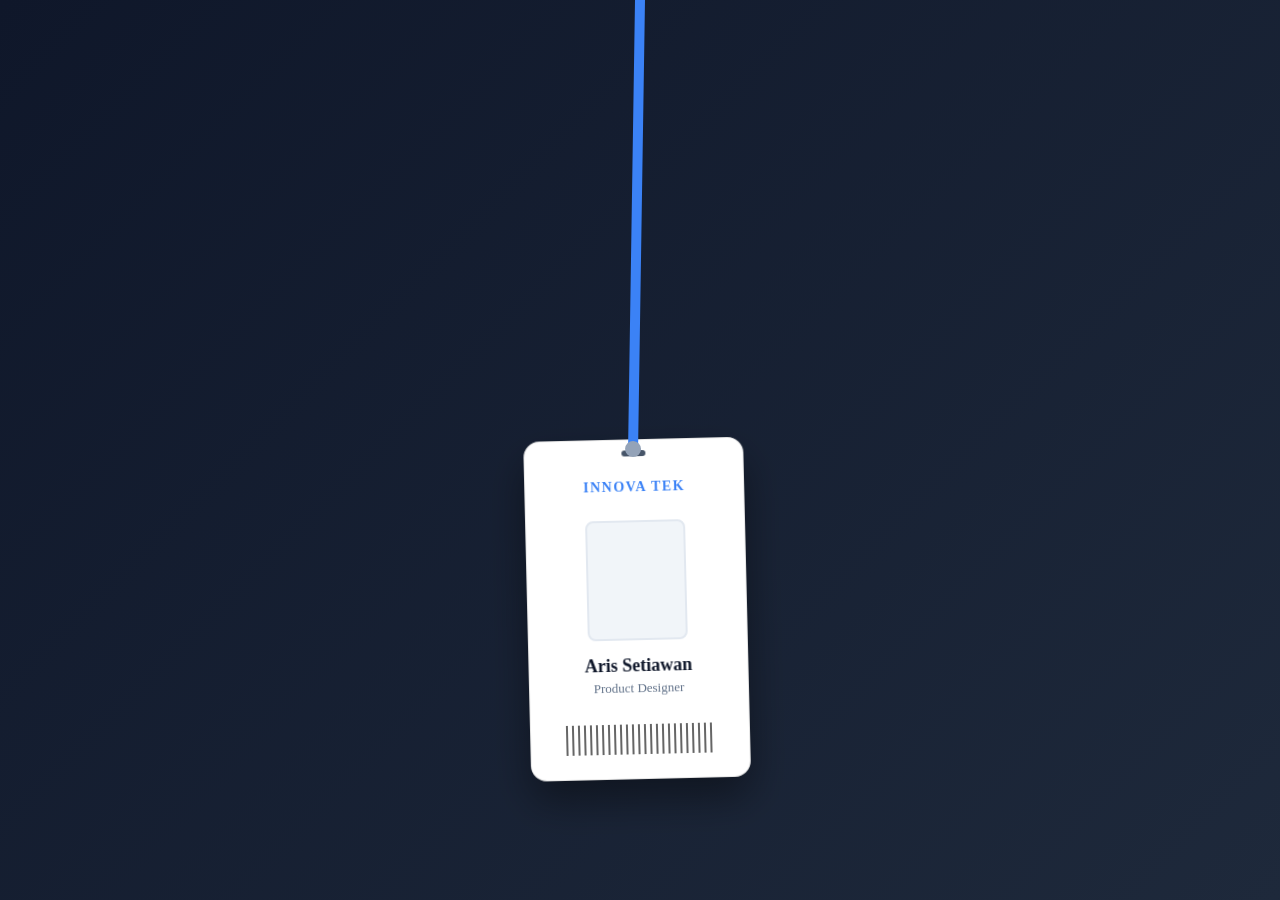
<file: nyoba.html>
<!DOCTYPE html>
<html lang="id">
<head>
  <meta charset="UTF-8">
  <meta name="viewport" content="width=device-width, initial-scale=1.0">
  <title>Hero Lanyard 3D Flip Mantul</title>
  <style>
    /* Menghilangkan margin bawaan */
    * {
      margin: 0;
      padding: 0;
      box-sizing: border-box;
    }

    /* 1. Pengaturan Area Hero Section dengan Efek Perspektif 3D */
    .hero-section {
      width: 100%;
      height: 100vh;
      background: linear-gradient(135deg, #0f172a, #1e293b);
      position: relative;
      overflow: hidden;
      perspective: 1000px; /* Memberikan efek kedalaman ruang 3D */
    }

    /* CONTAINER TALI (Mepet atas layar) */
    .lanyard-anchor {
      position: absolute;
      top: 0;
      left: 50%;
      transform: translateX(-50%);
      display: flex;
      flex-direction: column;
      align-items: center;
      z-index: 10;
    }

    /* 2. DESAIN TALI KALUNG (Melar Dinamis) */
    .lanyard-strap {
      width: 10px;
      height: 140px;
      background: #3b82f6;
      border-radius: 0 0 4px 4px;
      position: relative;
      transform-origin: top center;
    }

    /* Pengait Besi */
    .lanyard-clip {
      width: 16px;
      height: 16px;
      background: #94a3b8;
      border-radius: 50%;
      position: absolute;
      bottom: -8px;
      left: 50%;
      transform: translateX(-50%);
    }

    /* CONTAINER UTAMA KARTU (Bisa ditarik bebas) */
    .lanyard-container {
      position: absolute;
      width: 220px;
      height: 340px;
      transform-origin: top center;
      will-change: transform, left, top;
      transform-style: preserve-3d; /* Wajib untuk mendukung rotasi 3D front/back */
    }

    /* 3. DESAIN STRUKTUR KARTU 3D (DEPAN & BELAKANG) */
    .nametag-card-inner {
      position: relative;
      width: 100%;
      height: 100%;
      transform-style: preserve-3d;
      will-change: transform;
    }

    /* Sisi Kartu (Global) */
    .card-face {
      position: absolute;
      width: 100%;
      height: 100%;
      backface-visibility: hidden; /* Menyembunyikan sisi belakang saat diputar */
      border-radius: 16px;
      box-shadow: 0 20px 40px rgba(0, 0, 0, 0.4);
      padding: 24px 16px;
      display: flex;
      flex-direction: column;
      align-items: center;
      text-align: center;
      user-select: none;
      border: 1px solid rgba(0,0,0,0.1);
    }

    /* --- SISI DEPAN KARTU --- */
    .card-front {
      background: #ffffff;
    }

    .card-hole {
      width: 24px;
      height: 6px;
      background: #475569;
      border-radius: 3px;
      position: absolute;
      top: 10px;
    }

    .company-logo {
      font-size: 14px;
      font-weight: 800;
      color: #3b82f6;
      margin-top: 15px;
      letter-spacing: 1.5px;
    }

    .avatar-box {
      width: 100px;
      height: 120px;
      background: #f1f5f9;
      border: 2px solid #e2e8f0;
      border-radius: 8px;
      margin: 25px 0 15px 0;
    }

    .user-name {
      font-size: 18px;
      font-weight: 700;
      color: #0f172a;
      margin: 0;
    }

    .user-role {
      font-size: 13px;
      color: #64748b;
      margin: 4px 0 0 0;
    }

    .barcode {
      width: 80%;
      height: 30px;
      background: repeating-linear-gradient(90deg, #000, #000 2px, #fff 2px, #fff 6px);
      margin-top: auto;
      opacity: 0.6;
    }

    /* --- SISI BELAKANG KARTU --- */
    .card-back {
      background: #2563eb; /* Warna solid biru korporat untuk bagian belakang */
      color: #ffffff;
      transform: rotateY(180deg); /* Dibalik secara default agar menghadap belakang */
      justify-content: center;
      gap: 15px;
    }

    .back-logo {
      font-size: 20px;
      font-weight: 900;
      letter-spacing: 2px;
    }

    .terms-text {
      font-size: 11px;
      line-height: 1.4;
      color: #bfdbfe;
      opacity: 0.9;
    }

    .cursor-control {
      cursor: grab;
    }
    .cursor-control:active {
      cursor: grabbing;
    }
  </style>
</head>
<body>

  <section class="hero-section">
    <!-- Dudukan Tali Mepet Atas -->
    <div class="lanyard-anchor">
      <div class="lanyard-strap" id="strap">
        <div class="lanyard-clip"></div>
      </div>
    </div>

    <!-- Kartu Utama -->
    <div class="lanyard-container cursor-control" id="lanyard">
      <div class="nametag-card-inner" id="cardInner">
        
        <!-- SISI DEPAN -->
        <div class="card-face card-front">
          <div class="card-hole"></div>
          <div class="company-logo">INNOVA TEK</div>
          <div class="avatar-box"></div>
          <h3 class="user-name">Aris Setiawan</h3>
          <p class="user-role">Product Designer</p>
          <div class="barcode"></div>
        </div>

        <!-- SISI BELAKANG -->
        <div class="card-face card-back">
          <div class="card-hole" style="background: #1d4ed8;"></div>
          <div class="back-logo">INNOVA TEK</div>
          <p class="terms-text">
            Kartu identitas ini adalah milik PT Innova Tek. <br>
            Harap selalu dikenakan di lingkungan perusahaan. <br>
            Jika menemukan kartu ini, harap hubungi HRD atau kembalikan ke kantor terdekat.
          </p>
          <div style="font-size: 10px; color: #93c5fd; margin-top: 20px;">PROPERTY OF PT INNOVA TEK © 2026</div>
        </div>

      </div>
    </div>
  </section>

   <script>
    const lanyard = document.getElementById('lanyard');
    const cardInner = document.getElementById('cardInner');
    const strap = document.getElementById('strap');
    
    // Titik tengah default halaman website (tempat menggantung ideal)
    let homeX = window.innerWidth / 2;
    let homeY = window.innerHeight / 2 - 40; 

    // ANIMASI JATUH NATURAL: Kartu dilempar sedikit ke kanan atas di luar layar
    // Agar saat jatuh, kartu tidak lurus kaku, melainkan mengayun melingkar seperti pendulum
    let currentX = homeX + 180; 
    let currentY = -350; 
    
    let targetX = homeX; 
    let targetY = homeY;
    
    let vx = 0; let vy = 0;
    let angleZ = 0; let vAngleZ = 0;
    let angleY = 0; let targetAngleY = 0; let vAngleY = 0;

    // FORMULA PEGAS UNTUK KAIN LENTUR (Ultra-flexible fabric physics)
    // Nilai spring diperkecil agar tarikan balik terasa lembut (tidak kaku seperti karet tebal)
    // Nilai friction ditingkatkan mendekati 1 agar ayunannya bertahan lebih lama sebelum berhenti
    const springPos = 0.022;    // Tarikan balik yang sangat lembut khas kain panjang
    const frictionPos = 0.91;   // Redaman rendah agar kartu mengayun dan membal lebih lama
    const springRot = 0.03;     // Putaran 3D yang lebih lambat dan berbobot
    const frictionRot = 0.88;   // Redaman putaran halus

    let isDragging = false;
    let startMouseX = 0; let startMouseY = 0;
    let startCardX = 0; let startCardY = 0;

    // Fungsi Matematika & Visual untuk Menggerakkan Tali secara Real-Time
    function updateStrap(cardCenterX, cardTopY) {
      const anchorX = window.innerWidth / 2;
      const anchorY = 0;
      
      const dx = cardCenterX - anchorX;
      const dy = cardTopY - anchorY;
      const distance = Math.sqrt(dx * dx + dy * dy);
      const strapAngle = Math.atan2(dy, dx) * (180 / Math.PI) - 90;
      
      strap.style.height = `${distance}px`;
      strap.style.transform = `rotate(${strapAngle}deg)`;
    }

    // Pembuat Logika Tarikan (Berlaku untuk Mouse & Jari HP)
    function startDrag(clientX, clientY) {
      isDragging = true;
      startMouseX = clientX;
      startMouseY = clientY;
      startCardX = currentX;
      startCardY = currentY;
    }

    function moveDrag(clientX, clientY) {
      if (!isDragging) return;

      const deltaX = clientX - startMouseX;
      const deltaY = clientY - startMouseY;

      targetX = startCardX + deltaX;
      targetY = startCardY + deltaY;
      currentX = targetX;
      currentY = targetY;

      // Efek putar 3D (Y) saat ditarik menjauh melewati jarak 140px
      const distanceFromCenter = targetX - homeX;
      if (Math.abs(distanceFromCenter) > 140) {
        targetAngleY = distanceFromCenter > 0 ? 180 : -180;
      } else {
        targetAngleY = distanceFromCenter * 0.4; 
      }

      // Hitung goyangan sudut Z berdasarkan kecepatan tarikan horizontal
      angleZ = Math.max(Math.min(deltaX * 0.15, 30), -30);
      angleY = targetAngleY;

      // Render dengan dukungan akselerasi kartu grafis (GPU)
      lanyard.style.transform = `translate3d(${currentX - 110}px, ${currentY}px, 0) rotate(${angleZ}deg)`;
      cardInner.style.transform = `rotateY(${angleY}deg)`;
      
      updateStrap(currentX, currentY + 10);
    }

    function stopDrag() {
      if (!isDragging) return;
      isDragging = false;
      
      targetX = homeX;
      targetY = homeY;
      targetAngleY = 0; // Kembalikan kartu menghadap ke depan
    }

    // EVENT LISTENER MOUSE (LAPTOP / PC)
    lanyard.addEventListener('mousedown', (e) => startDrag(e.clientX, e.clientY));
    document.addEventListener('mousemove', (e) => moveDrag(e.clientX, e.clientY));
    document.addEventListener('mouseup', stopDrag);

    // EVENT LISTENER TOUCH (SMARTPHONE / HP / TABLET)
    lanyard.addEventListener('touchstart', (e) => {
      if(e.touches.length > 0) {
        startDrag(e.touches[0].clientX, e.touches[0].clientY);
      }
    });
    document.addEventListener('touchmove', (e) => {
      if(e.touches.length > 0) {
        moveDrag(e.touches[0].clientX, e.touches[0].clientY);
      }
    }, { passive: true });
    document.addEventListener('touchend', stopDrag);

    // LOOP UTAMA ANIMASI FISIKA (Mengontrol efek jatuh bebas & ayunan kain)
    function updatePhysics() {
      if (!isDragging) {
        // 1. Hitung Pergerakan Pegas untuk Koordinat X & Y
        let ax = (targetX - currentX) * springPos;
        let ay = (targetY - currentY) * springPos;
        vx += ax; vy += ay;
        vx *= frictionPos; vy *= frictionPos;
        currentX += vx; currentY += vy;

        // 2. LOGIKA AYUNAN KAIN ALAMI (Rotasi Z): 
        // Menggunakan laju kecepatan vertikal dan horizontal (vx & vy) 
        // sehingga saat jatuh menghentak, kartu otomatis bergoyang melingkar dengan luwes
        let targetAngleZ_Dynamic = (vx * 0.4) + (Math.sin(Date.now() * 0.005) * (vy * 0.1)); 
        let aAngleZ = (targetAngleZ_Dynamic - angleZ) * 0.04;
        vAngleZ += aAngleZ;
        vAngleZ *= 0.92; // Redaman ayunan samping yang halus
        angleZ += vAngleZ;

        // 3. Hitung Putaran Halus 3D Depan-Belakang (Rotasi Y)
        let aAngleY = (targetAngleY - angleY) * springRot;
        vAngleY += aAngleY; vAngleY *= frictionRot;
        angleY += vAngleY;

        // Terapkan semua transformasi fisikanya ke style CSS
        lanyard.style.transform = `translate3d(${currentX - 110}px, ${currentY}px, 0) rotate(${angleZ}deg)`;
        cardInner.style.transform = `rotateY(${angleY}deg)`;
        
        // Perbarui visual tali lanyard agar ikut melar, menyusut, dan bergetar gemulai
        updateStrap(currentX, currentY + 10);
      }

      requestAnimationFrame(updatePhysics);
    }

    // Mengatur ulang posisi tengah secara otomatis jika ukuran browser diubah (Resize)
    window.addEventListener('resize', () => {
      homeX = window.innerWidth / 2;
      homeY = window.innerHeight / 2 - 40;
      if (!isDragging) {
        targetX = homeX;
        targetY = homeY;
      }
    });

    // Jalankan inisialisasi awal saat website dibuka
    lanyard.style.left = "0px"; lanyard.style.top = "0px"; 
    updateStrap(currentX, currentY + 10);
    updatePhysics();
  </script>
</file>
<file: assets/styles.css>
/* ==========================================================================
   ELENA MARSH — EDUCATION PORTFOLIO
   Deep Ocean / Maximalist Chalkboard system
   ========================================================================== */

@import url('https://fonts.googleapis.com/css2?family=Fraunces:ital,opsz,wght@0,9..144,400;0,9..144,500;0,9..144,600;0,9..144,700;0,9..144,800;1,9..144,500;1,9..144,600&family=Plus+Jakarta+Sans:ital,wght@0,400;0,500;0,600;0,700;0,800;1,500&family=IBM+Plex+Mono:wght@400;500;600&display=swap');

/* ---------- Design tokens ---------- */
:root{
  /* colors */
  --bg: #0f1419;
  --bg-alt: #121924;
  --bg-deep: #0a0e12;
  --card: #192028;
  --card-alt: #1f2731;
  --card-line: #2a3340;
  --teal: #4a9a8e;
  --teal-light: #6fc2b4;
  --teal-dark: #2f6960;
  --teal-glow: rgba(74, 154, 142, .35);
  --silver: #a8b2c1;
  --silver-dim: #7c8798;
  --coral: #e8935a;
  --coral-light: #f0b083;
  --gold: #d9b45c;
  --white: #eef3f5;
  --danger: #e0685f;
  --ok: #7ec98f;

  /* type */
  --font-display: 'Fraunces', ui-serif, Georgia, serif;
  --font-body: 'Plus Jakarta Sans', ui-sans-serif, system-ui, sans-serif;
  --font-mono: 'IBM Plex Mono', ui-monospace, monospace;

  /* layout */
  --nav-h: 68px;
  --container: 1180px;
  --radius-sm: 10px;
  --radius-md: 16px;
  --radius-lg: 26px;
  --section-pad: 3.4rem;

  /* motion */
  --ease: cubic-bezier(.22,1,.36,1);
}

/* ---------- Reset ---------- */
*, *::before, *::after{ box-sizing: border-box; }
html{
  scroll-behavior: smooth;
  scroll-padding-top: calc(var(--nav-h) + 14px);
}
@media (prefers-reduced-motion: reduce){
  html{ scroll-behavior: auto; }
  *, *::before, *::after{
    animation-duration: .001ms !important;
    animation-iteration-count: 1 !important;
    transition-duration: .001ms !important;
    scroll-behavior: auto !important;
  }
}
body{
  margin: 0;
  background: var(--bg);
  color: var(--silver);
  font-family: var(--font-body);
  font-size: 16px;
  line-height: 1.6;
  -webkit-font-smoothing: antialiased;
  overflow-x: hidden;
}
img{ max-width: 100%; display: block; }
a{ color: inherit; text-decoration: none; }
ul{ margin: 0; padding: 0; list-style: none; }
h1,h2,h3,h4{ font-family: var(--font-display); color: var(--white); margin: 0 0 .5em; font-weight: 600; }
p{ margin: 0 0 1em; }
button{ font-family: inherit; cursor: pointer; }
input, textarea, select{ font-family: inherit; font-size: 1rem; }

/* visible focus for a11y */
a:focus-visible, button:focus-visible, input:focus-visible, textarea:focus-visible, select:focus-visible{
  outline: 2px solid var(--teal-light);
  outline-offset: 3px;
  border-radius: 4px;
}

.skip-link{
  position: absolute;
  left: -999px;
  top: 0;
  background: var(--teal);
  color: #06110f;
  padding: .8em 1.2em;
  z-index: 999;
  font-weight: 700;
  border-radius: 0 0 8px 0;
}
.skip-link:focus{ left: 0; }

/* ---------- Background texture layers (parallax) ---------- */
.bg-layers{
  position: fixed;
  inset: 0;
  z-index: 0;
  pointer-events: none;
  overflow: hidden;
}
.bg-layers::before{
  /* notebook rule lines */
  content: "";
  position: absolute;
  inset: -10% -10%;
  background-image: repeating-linear-gradient(
      to bottom, transparent 0 37px, rgba(74,154,142,.055) 37px 38px
    );
  opacity: .5;
}
.bg-grid{
  position: absolute;
  inset: -20% -20%;
  background-image:
    radial-gradient(circle at 18% 22%, rgba(74,154,142,.16), transparent 42%),
    radial-gradient(circle at 82% 14%, rgba(232,147,90,.10), transparent 40%),
    radial-gradient(circle at 68% 78%, rgba(217,180,92,.08), transparent 40%),
    radial-gradient(circle at 12% 82%, rgba(74,154,142,.10), transparent 38%);
  will-change: transform;
}
.bg-dot{
  position: absolute;
  border-radius: 50%;
  filter: blur(1px);
  opacity: .5;
  will-change: transform;
}

/* ---------- Layout helpers ---------- */
.wrap{
  width: 100%;
  max-width: var(--container);
  margin: 0 auto;
  padding: 0 1.5rem;
  position: relative;
  z-index: 1;
}
main{ position: relative; z-index: 1; }
section{ padding: var(--section-pad) 0; position: relative; }
.section-tight{ padding: 2.2rem 0; }

.eyebrow{
  display: inline-flex;
  align-items: center;
  gap: .5em;
  font-family: var(--font-mono);
  font-size: .78rem;
  letter-spacing: .12em;
  text-transform: uppercase;
  color: var(--teal-light);
  background: rgba(74,154,142,.1);
  border: 1px solid rgba(74,154,142,.3);
  padding: .35em .9em;
  border-radius: 999px;
  margin-bottom: 1em;
}
.eyebrow::before{ content: "✎"; }

.section-head{
  max-width: 640px;
  margin-bottom: 2.2rem;
}
.section-head h2{
  font-size: clamp(1.7rem, 3.4vw, 2.5rem);
  position: relative;
  display: inline-block;
}
.chalk-underline{
  display: block;
  width: 100%;
  max-width: 220px;
  height: 12px;
  margin-top: .15em;
}
.chalk-underline path{
  stroke: var(--coral);
  stroke-width: 4;
  fill: none;
  stroke-linecap: round;
}
.section-head p{ color: var(--silver-dim); font-size: 1.02rem; }

/* ---------- Fade-in on scroll ---------- */
.reveal{
  opacity: 0;
  transform: translateY(26px);
  transition: opacity .7s var(--ease), transform .7s var(--ease);
}
.reveal.is-visible{ opacity: 1; transform: translateY(0); }
.reveal-stagger > *{ transition-delay: calc(var(--i, 0) * 90ms); }

/* ---------- Buttons ---------- */
.btn{
  display: inline-flex;
  align-items: center;
  gap: .55em;
  padding: .85em 1.5em;
  border-radius: 999px;
  font-weight: 700;
  font-size: .95rem;
  border: 2px solid transparent;
  transition: transform .25s var(--ease), box-shadow .25s var(--ease), background .25s, color .25s, border-color .25s;
  white-space: nowrap;
}
.btn-primary{
  background: linear-gradient(135deg, var(--teal-light), var(--teal));
  color: #06110f;
  box-shadow: 0 10px 26px -10px var(--teal-glow);
}
.btn-primary:hover{ transform: translateY(-3px); box-shadow: 0 16px 30px -10px var(--teal-glow); }
.btn-ghost{
  background: transparent;
  border-color: var(--card-line);
  color: var(--white);
}
.btn-ghost:hover{ border-color: var(--teal-light); color: var(--teal-light); transform: translateY(-3px); }
.btn-coral{
  background: linear-gradient(135deg, var(--coral-light), var(--coral));
  color: #2a1206;
  box-shadow: 0 10px 26px -12px rgba(232,147,90,.45);
}
.btn-coral:hover{ transform: translateY(-3px); }
.btn-sm{ padding: .6em 1.1em; font-size: .85rem; }
.btn-block{ width: 100%; justify-content: center; }

/* ---------- Nav ---------- */
.site-nav{
  position: fixed;
  top: 0; left: 0; right: 0;
  height: var(--nav-h);
  z-index: 100;
  background: rgba(15,20,25,.68);
  backdrop-filter: blur(14px) saturate(140%);
  -webkit-backdrop-filter: blur(14px) saturate(140%);
  border-bottom: 1px solid rgba(168,178,193,.08);
  transition: background .3s, border-color .3s;
}
.site-nav.is-scrolled{
  background: rgba(12,16,21,.92);
  border-bottom-color: rgba(74,154,142,.22);
}
.site-nav .wrap{
  height: 100%;
  display: flex;
  align-items: center;
  justify-content: space-between;
  gap: 1rem;
}
.brand{
  display: flex;
  align-items: center;
  gap: .65em;
  font-family: var(--font-display);
  font-weight: 700;
  font-size: 1.18rem;
  color: var(--white);
}
.brand-mark{
  width: 38px; height: 38px;
  border-radius: 10px;
  background: linear-gradient(145deg, var(--teal-light), var(--teal-dark));
  display: grid;
  place-items: center;
  color: #06110f;
  font-family: var(--font-mono);
  font-weight: 700;
  transform: rotate(-6deg);
  box-shadow: 0 6px 16px -6px var(--teal-glow);
  flex: none;
}
.brand small{
  display: block;
  font-family: var(--font-mono);
  font-size: .62rem;
  letter-spacing: .14em;
  text-transform: uppercase;
  color: var(--silver-dim);
  font-weight: 500;
}

.nav-links{
  display: flex;
  align-items: center;
  gap: 1.9rem;
}
.nav-links a{
  font-size: .93rem;
  font-weight: 600;
  color: var(--silver);
  position: relative;
  padding: .3em 0;
  transition: color .25s;
}
.nav-links a::after{
  content: "";
  position: absolute;
  left: 0; bottom: -2px;
  width: 0; height: 2px;
  background: var(--coral);
  transition: width .25s var(--ease);
  border-radius: 2px;
}
.nav-links a:hover,
.nav-links a[aria-current="page"]{ color: var(--white); }
.nav-links a:hover::after,
.nav-links a[aria-current="page"]::after{ width: 100%; }

.nav-cta{ display: flex; align-items: center; gap: .8rem; }

.hamburger{
  display: none;
  flex-direction: column;
  gap: 5px;
  background: none;
  border: none;
  padding: .5rem;
  z-index: 110;
}
.hamburger span{
  width: 24px; height: 2px;
  background: var(--white);
  border-radius: 2px;
  transition: transform .3s var(--ease), opacity .3s var(--ease);
}
.hamburger[aria-expanded="true"] span:nth-child(1){ transform: translateY(7px) rotate(45deg); }
.hamburger[aria-expanded="true"] span:nth-child(2){ opacity: 0; }
.hamburger[aria-expanded="true"] span:nth-child(3){ transform: translateY(-7px) rotate(-45deg); }

.mobile-panel{
  position: fixed;
  inset: var(--nav-h) 0 0 0;
  background: rgba(10,14,18,.98);
  backdrop-filter: blur(10px);
  z-index: 99;
  display: flex;
  flex-direction: column;
  padding: 2rem 1.7rem;
  gap: .3rem;
  transform: translateX(100%);
  transition: transform .35s var(--ease);
}
.mobile-panel.is-open{ transform: translateX(0); }
.mobile-panel a{
  font-family: var(--font-display);
  font-size: 1.5rem;
  padding: .68em 0;
  border-bottom: 1px solid rgba(168,178,193,.1);
  color: var(--white);
}
.mobile-panel a[aria-current="page"]{ color: var(--teal-light); }
.mobile-panel .btn{ margin-top: 1.4rem; }

/* ---------- Hero (split) ---------- */
.hero{
  padding-top: calc(var(--nav-h) + 2.4rem);
  padding-bottom: 2.6rem;
  overflow: hidden;
}
.hero .wrap{
  display: grid;
  grid-template-columns: 1.05fr .95fr;
  gap: 2.5rem;
  align-items: center;
}
.hero-copy h1{
  font-size: clamp(2.3rem, 5vw, 3.6rem);
  line-height: 1.06;
  margin-bottom: .38em;
}
.hero-copy h1 em{
  font-style: italic;
  color: var(--teal-light);
  position: relative;
}
.hero-copy .lede{
  font-size: 1.12rem;
  max-width: 46ch;
  color: var(--silver);
}
.hero-actions{
  display: flex;
  gap: 1rem;
  flex-wrap: wrap;
  margin-top: 1.6rem;
}
.hero-stats{
  display: flex;
  gap: 1.8rem;
  margin-top: 2.2rem;
  flex-wrap: wrap;
}
.hero-stats .stat b{
  display: block;
  font-family: var(--font-display);
  font-size: 1.7rem;
  color: var(--white);
}
.hero-stats .stat span{
  font-size: .8rem;
  color: var(--silver-dim);
  font-family: var(--font-mono);
  text-transform: uppercase;
  letter-spacing: .06em;
}

.hero-media{ position: relative; }
.hero-photo-frame{
  position: relative;
  border-radius: var(--radius-lg);
  overflow: hidden;
  border: 1px solid var(--card-line);
  box-shadow: 0 30px 60px -25px rgba(0,0,0,.6);
  transform: rotate(1.4deg);
}
.hero-photo-frame img{ width: 100%; aspect-ratio: 4/5; object-fit: cover; }
.sticker{
  position: absolute;
  background: var(--card);
  border: 1px solid var(--card-line);
  border-radius: var(--radius-sm);
  padding: .7em .95em;
  font-family: var(--font-mono);
  font-size: .78rem;
  box-shadow: 0 14px 26px -14px rgba(0,0,0,.55);
  display: flex;
  align-items: center;
  gap: .5em;
  will-change: transform;
}
.sticker-top{ top: -18px; left: -22px; transform: rotate(-8deg); color: var(--gold); }
.sticker-bottom{ bottom: -20px; right: -18px; transform: rotate(6deg); color: var(--teal-light); }
.sticker .dot{ width: 8px; height: 8px; border-radius: 50%; background: currentColor; }

.tape{
  position: absolute;
  width: 84px; height: 28px;
  background: rgba(232,147,90,.28);
  border: 1px solid rgba(232,147,90,.4);
  top: -14px;
  right: 40px;
  transform: rotate(-10deg);
  box-shadow: 0 6px 14px -8px rgba(0,0,0,.5);
}

/* ---------- Interactive ID lanyard (hero) ---------- */
.lanyard-stage{
  position: relative;
  width: 100%;
  max-width: 380px;
  height: 480px;
  margin: 0 auto;
  overflow: visible;
}
.lanyard-stage::before{
  content: "";
  position: absolute;
  top: -30px;
  right: -10px;
  width: 220px;
  height: 220px;
  background: radial-gradient(circle, rgba(217,180,92,.4), transparent 70%);
  filter: blur(8px);
  pointer-events: none;
  z-index: 1;
  animation: lanyardSunPulse 6s ease-in-out infinite;
}
@keyframes lanyardSunPulse{
  0%, 100%{ opacity: .5; transform: scale(1); }
  50%{ opacity: .95; transform: scale(1.1); }
}
@media (prefers-reduced-motion: reduce){
  .lanyard-stage::before{ animation: none; opacity: .6; }
}
.lanyard-rope{
  position: absolute;
  inset: 0;
  width: 100%;
  height: 100%;
  overflow: visible;
  pointer-events: none;
  z-index: 2;
  filter:
    drop-shadow(0 0 10px var(--teal-glow))
    drop-shadow(0 0 16px rgba(217,180,92,.3));
}
.rope-stop-a{ stop-color: var(--teal-light); }
.rope-stop-mid{ stop-color: #fff3d6; stop-opacity: .95; }
.rope-stop-b{ stop-color: var(--teal-dark); }
.lanyard-clip{
  width: 16px; height: 16px;
  border-radius: 50%;
  background: var(--silver-dim);
  border: 2px solid var(--card-line);
  position: absolute;
  top: 0; left: 0;
  will-change: transform;
  z-index: 2;
}
.lanyard-card{
  position: absolute;
  top: 0; left: 0;
  width: 220px;
  height: 300px;
  transform-origin: top center;
  will-change: transform;
  touch-action: none;
  -webkit-user-drag: none;
  user-select: none;
  z-index: 3;
}
.lanyard-card.cursor-control{ cursor: grab; }
.lanyard-card.cursor-control:active{ cursor: grabbing; }
.lanyard-card-inner{
  position: relative;
  width: 100%; height: 100%;
  transform-style: preserve-3d;
  will-change: transform;
}
.lanyard-face{
  position: absolute;
  inset: 0;
  overflow: hidden;
  backface-visibility: hidden;
  border-radius: var(--radius-md);
  border: 1px solid var(--card-line);
  box-shadow: 0 30px 60px -25px rgba(0,0,0,.65);
  padding: 1.5rem 1.1rem 1.2rem;
  display: flex;
  flex-direction: column;
  align-items: center;
  text-align: center;
  user-select: none;
}
.lanyard-shine{
  position: absolute;
  top: -42%;
  left: -46%;
  width: 32%;
  height: 180%;
  border-radius: 50%;
  background: radial-gradient(
    ellipse at center,
    rgba(255,255,255,.85) 0%,
    rgba(255,244,214,.55) 32%,
    rgba(255,244,214,.18) 58%,
    transparent 78%
  );
  filter: blur(4px);
  transform: rotate(32deg) translateX(-170%);
  opacity: .85;
  pointer-events: none;
  mix-blend-mode: overlay;
  z-index: 2;
  will-change: transform, opacity;
}
@media (prefers-reduced-motion: reduce){
  .lanyard-shine{ opacity: .2; transform: rotate(32deg) translateX(20%); }
}
.lanyard-front{ background: var(--card); }
.lanyard-hole{
  width: 26px; height: 6px;
  background: var(--card-line);
  border-radius: 3px;
  position: absolute;
  top: 12px;
}
.lanyard-brand{
  font-family: var(--font-mono);
  font-size: .66rem;
  letter-spacing: .1em;
  text-transform: uppercase;
  color: var(--teal-light);
  margin-top: 14px;
}
.lanyard-avatar{
  width: 96px; height: 116px;
  border-radius: 10px;
  overflow: hidden;
  margin: 1.05rem 0 .85rem;
  background: var(--card-alt);
  border: 2px solid var(--card-line);
}
.lanyard-avatar img{ width: 100%; height: 100%; object-fit: cover; pointer-events: none; -webkit-user-drag: none; }
.lanyard-name{
  font-family: var(--font-display);
  font-size: 1rem;
  color: var(--white);
  margin: 0;
}
.lanyard-role{
  font-family: var(--font-mono);
  font-size: .7rem;
  color: var(--silver-dim);
  margin: .35em 0 0;
}
.lanyard-barcode{
  width: 78%;
  height: 22px;
  margin-top: auto;
  background: repeating-linear-gradient(90deg, var(--silver-dim) 0 2px, transparent 2px 6px);
  opacity: .4;
}
.lanyard-back{
  background: linear-gradient(150deg, var(--teal-dark), var(--bg-deep));
  transform: rotateY(180deg);
  justify-content: center;
  gap: .9rem;
}
.lanyard-back-brand{
  font-family: var(--font-display);
  font-size: 1.6rem;
  font-weight: 700;
  color: var(--white);
  letter-spacing: .03em;
}
.lanyard-terms{
  font-size: .78rem;
  line-height: 1.55;
  color: var(--silver);
  opacity: .92;
  margin: 0;
}
.lanyard-footer-note{
  font-family: var(--font-mono);
  font-size: .62rem;
  letter-spacing: .05em;
  color: var(--teal-light);
  opacity: .8;
  margin-top: auto;
}
.lanyard-hint{
  text-align: center;
  font-family: var(--font-mono);
  font-size: .78rem;
  color: var(--silver-dim);
  margin: .6rem 0 0;
}

/* ---------- Section band alt ---------- */
.band{ background: linear-gradient(180deg, transparent, rgba(25,32,40,.5), transparent); }

/* ---------- Cards / grid ---------- */
.grid{
  display: grid;
  gap: 1.4rem;
}
.grid-3{ grid-template-columns: repeat(3, 1fr); }
.grid-2{ grid-template-columns: repeat(2, 1fr); }
.grid-4{ grid-template-columns: repeat(4, 1fr); }

.card{
  background: var(--card);
  border: 1px solid var(--card-line);
  border-radius: var(--radius-md);
  padding: 1.7rem;
  position: relative;
  transition: transform .3s var(--ease), border-color .3s, box-shadow .3s;
}
.card:hover{
  transform: translateY(-6px);
  border-color: rgba(74,154,142,.4);
  box-shadow: 0 20px 40px -22px rgba(0,0,0,.6);
}
.card-icon{
  width: 46px; height: 46px;
  border-radius: 12px;
  display: grid;
  place-items: center;
  background: rgba(74,154,142,.14);
  color: var(--teal-light);
  font-size: 1.3rem;
  margin-bottom: 1rem;
}
.card h3{ font-size: 1.15rem; margin-bottom: .4em; }
.card p{ color: var(--silver-dim); font-size: .95rem; margin-bottom: 0; }
.card .tag-row{ margin-top: 1rem; }

.pin{
  position: absolute;
  top: -8px; left: 20px;
  width: 16px; height: 16px;
  border-radius: 50%;
  background: var(--coral);
  box-shadow: 0 4px 8px -2px rgba(0,0,0,.5);
}
.pin::after{
  content: "";
  position: absolute;
  left: 50%; top: 100%;
  width: 2px; height: 10px;
  background: var(--card-line);
  transform: translateX(-50%);
}

.tag{
  display: inline-flex;
  align-items: center;
  font-family: var(--font-mono);
  font-size: .72rem;
  padding: .3em .7em;
  border-radius: 999px;
  background: rgba(168,178,193,.08);
  color: var(--silver);
  border: 1px solid rgba(168,178,193,.14);
  margin: 0 .35em .35em 0;
}
.tag-teal{ background: rgba(74,154,142,.14); color: var(--teal-light); border-color: rgba(74,154,142,.3); }
.tag-coral{ background: rgba(232,147,90,.14); color: var(--coral-light); border-color: rgba(232,147,90,.3); }
.tag-gold{ background: rgba(217,180,92,.14); color: var(--gold); border-color: rgba(217,180,92,.3); }

/* ---------- Timeline ---------- */
.timeline{ position: relative; margin-top: 1rem; }
.timeline::before{
  content: "";
  position: absolute;
  left: 22px; top: 6px; bottom: 6px;
  width: 2px;
  background: repeating-linear-gradient(to bottom, var(--card-line) 0 8px, transparent 8px 14px);
}
.tl-item{
  position: relative;
  padding: 0 0 2.1rem 3.6rem;
}
.tl-item:last-child{ padding-bottom: 0; }
.tl-dot{
  position: absolute;
  left: 12px; top: 2px;
  width: 22px; height: 22px;
  border-radius: 50%;
  background: var(--card);
  border: 2px solid var(--teal);
  display: grid;
  place-items: center;
}
.tl-dot::after{ content: ""; width: 8px; height: 8px; border-radius: 50%; background: var(--teal-light); }
.tl-item .tl-date{
  font-family: var(--font-mono);
  font-size: .76rem;
  color: var(--coral-light);
  letter-spacing: .05em;
  text-transform: uppercase;
}
.tl-item h3{ font-size: 1.15rem; margin: .3em 0 .3em; }
.tl-item p{ color: var(--silver-dim); font-size: .95rem; }

/* ---------- Stat strip ---------- */
.stat-strip{
  display: grid;
  grid-template-columns: repeat(4,1fr);
  gap: 1rem;
}
.stat-box{
  background: var(--card-alt);
  border: 1px dashed var(--card-line);
  border-radius: var(--radius-md);
  padding: 1.4rem;
  text-align: center;
}
.stat-box b{ display: block; font-family: var(--font-display); font-size: 2rem; color: var(--teal-light); }
.stat-box span{ font-size: .82rem; color: var(--silver-dim); }

/* ---------- Skills bars ---------- */
.skillbar{ margin-bottom: 1.1rem; }
.skillbar .lbl{ display: flex; justify-content: space-between; font-size: .88rem; margin-bottom: .4em; color: var(--white); font-weight: 600;}
.skillbar .track{ height: 8px; border-radius: 999px; background: var(--card-alt); overflow: hidden; border: 1px solid var(--card-line);}
.skillbar .fill{
  height: 100%;
  border-radius: 999px;
  background: linear-gradient(90deg, var(--teal-dark), var(--teal-light));
  width: 0;
  transition: width 1.1s var(--ease);
}
.skillbar.is-visible .fill{ width: var(--pct); }

/* ---------- Gallery / lightbox ---------- */
.gallery-grid{
  display: grid;
  grid-template-columns: repeat(4, 1fr);
  gap: 1rem;
}
.gallery-grid .g-item:nth-child(6n+1){ grid-row: span 2; }
.g-item{
  position: relative;
  border-radius: var(--radius-md);
  overflow: hidden;
  border: 1px solid var(--card-line);
  cursor: zoom-in;
  background: var(--card);
}
.g-item img{
  width: 100%; height: 100%;
  object-fit: cover;
  transition: transform .5s var(--ease), filter .4s;
  display: block;
  min-height: 160px;
}
.g-item:hover img{ transform: scale(1.07); }
.g-item .g-cap{
  position: absolute; inset: auto 0 0 0;
  padding: .9em .9em .8em;
  background: linear-gradient(to top, rgba(6,10,13,.92), transparent);
  font-size: .82rem;
  color: var(--white);
  font-weight: 600;
  opacity: 0;
  transform: translateY(8px);
  transition: opacity .3s, transform .3s;
}
.g-item:hover .g-cap{ opacity: 1; transform: translateY(0); }

.lightbox{
  position: fixed;
  inset: 0;
  background: rgba(6,9,12,.94);
  z-index: 200;
  display: none;
  align-items: center;
  justify-content: center;
  padding: 2rem;
}
.lightbox.is-open{ display: flex; }
.lightbox-inner{
  max-width: 900px;
  width: 100%;
  text-align: center;
}
.lightbox img{
  max-height: 74vh;
  margin: 0 auto;
  border-radius: var(--radius-md);
  border: 1px solid var(--card-line);
  box-shadow: 0 30px 70px -20px rgba(0,0,0,.7);
}
.lightbox-cap{
  margin-top: 1rem;
  color: var(--silver);
  font-size: .95rem;
}
.lightbox-close, .lightbox-prev, .lightbox-next{
  position: fixed;
  background: var(--card);
  border: 1px solid var(--card-line);
  color: var(--white);
  width: 46px; height: 46px;
  border-radius: 50%;
  display: grid;
  place-items: center;
  font-size: 1.2rem;
  transition: background .25s, transform .25s;
}
.lightbox-close:hover, .lightbox-prev:hover, .lightbox-next:hover{ background: var(--teal-dark); transform: scale(1.06); }
.lightbox-close{ top: 1.6rem; right: 1.6rem; }
.lightbox-prev{ left: 1.6rem; top: 50%; transform: translateY(-50%); }
.lightbox-next{ right: 1.6rem; top: 50%; transform: translateY(-50%); }

/* ---------- Testimonial cards ---------- */
.quote-card{
  background: var(--card);
  border: 1px solid var(--card-line);
  border-radius: var(--radius-md);
  padding: 1.8rem;
  position: relative;
}
.quote-card .mark{
  font-family: var(--font-display);
  font-size: 3rem;
  color: var(--teal-dark);
  line-height: .5;
  display: block;
  margin-bottom: .6rem;
}
.quote-card p{ color: var(--silver); font-size: .98rem; }
.quote-person{ display: flex; align-items: center; gap: .8em; margin-top: 1.1em; }
.quote-person img{ width: 42px; height: 42px; border-radius: 50%; object-fit: cover; border: 2px solid var(--teal-dark); }
.quote-person b{ display: block; color: var(--white); font-size: .9rem; }
.quote-person span{ font-size: .78rem; color: var(--silver-dim); }
.stars{ color: var(--gold); letter-spacing: .1em; font-size: .85rem; margin-bottom: .5rem; }

/* ---------- Blog ---------- */
.post-card{
  background: var(--card);
  border: 1px solid var(--card-line);
  border-radius: var(--radius-md);
  overflow: hidden;
  display: flex;
  flex-direction: column;
}
.post-card .post-img{ aspect-ratio: 16/10; overflow: hidden; }
.post-card .post-img img{ width: 100%; height: 100%; object-fit: cover; transition: transform .5s var(--ease); }
.post-card:hover .post-img img{ transform: scale(1.08); }
.post-body{ padding: 1.4rem; display: flex; flex-direction: column; gap: .6rem; flex: 1; }
.post-meta{ font-family: var(--font-mono); font-size: .74rem; color: var(--silver-dim); text-transform: uppercase; letter-spacing: .05em; }
.post-body h3{ font-size: 1.12rem; margin: 0; }
.post-body p{ color: var(--silver-dim); font-size: .9rem; flex: 1; }
.read-more{ color: var(--teal-light); font-weight: 700; font-size: .88rem; display: inline-flex; align-items: center; gap: .4em; }
.read-more::after{ content: "→"; transition: transform .25s; }
.read-more:hover::after{ transform: translateX(4px); }

/* ---------- Forms ---------- */
.form-grid{ display: grid; gap: 1.1rem; }
.field label{
  display: block;
  font-size: .85rem;
  font-weight: 700;
  color: var(--white);
  margin-bottom: .45em;
}
.field .req{ color: var(--coral); }
.field input, .field textarea, .field select{
  width: 100%;
  background: var(--bg-alt);
  border: 1px solid var(--card-line);
  color: var(--white);
  padding: .85em 1em;
  border-radius: var(--radius-sm);
  transition: border-color .25s, box-shadow .25s;
}
.field input:focus, .field textarea:focus, .field select:focus{
  border-color: var(--teal);
  box-shadow: 0 0 0 4px rgba(74,154,142,.16);
  outline: none;
}
.field textarea{ resize: vertical; min-height: 130px; }
.field small{ display: block; margin-top: .35em; color: var(--silver-dim); font-size: .78rem; }
.form-row-2{ display: grid; grid-template-columns: 1fr 1fr; gap: 1.1rem; }
.form-note{
  padding: .9em 1.1em;
  border-radius: var(--radius-sm);
  border: 1px dashed var(--card-line);
  font-size: .85rem;
  color: var(--silver-dim);
}
.form-success{
  display: none;
  align-items: center;
  gap: .6em;
  background: rgba(126,201,143,.12);
  border: 1px solid rgba(126,201,143,.4);
  color: var(--ok);
  padding: 1em 1.2em;
  border-radius: var(--radius-sm);
  font-weight: 600;
  margin-top: 1rem;
}
.form-success.is-shown{ display: flex; }

/* ---------- CTA banner ---------- */
.cta-banner{
  background: linear-gradient(120deg, rgba(74,154,142,.18), rgba(232,147,90,.1));
  border: 1px solid rgba(74,154,142,.3);
  border-radius: var(--radius-lg);
  padding: 2.6rem;
  display: flex;
  align-items: center;
  justify-content: space-between;
  gap: 2rem;
  flex-wrap: wrap;
}
.cta-banner h2{ font-size: clamp(1.4rem,3vw,2rem); margin-bottom: .25em; }
.cta-banner p{ color: var(--silver); margin: 0; max-width: 46ch; }

/* ---------- Footer ---------- */
.site-footer{
  background: var(--bg-deep);
  border-top: 1px solid rgba(168,178,193,.08);
  padding: 3rem 0 1.4rem;
  position: relative;
  z-index: 1;
}
.footer-grid{
  display: grid;
  grid-template-columns: 1.4fr 1fr 1fr 1.1fr;
  gap: 2.2rem;
  padding-bottom: 2.4rem;
}
.footer-grid h4{
  font-family: var(--font-mono);
  font-size: .78rem;
  letter-spacing: .1em;
  text-transform: uppercase;
  color: var(--teal-light);
  margin-bottom: 1em;
}
.footer-about p{ color: var(--silver-dim); font-size: .92rem; max-width: 32ch; }
.footer-links li{ margin-bottom: .65em; }
.footer-links a{ color: var(--silver); font-size: .92rem; transition: color .2s; }
.footer-links a:hover{ color: var(--teal-light); }
.footer-contact li{ margin-bottom: .8em; font-size: .9rem; color: var(--silver-dim); display: flex; gap: .6em; }
.social-row{ display: flex; gap: .7rem; margin-top: 1.1rem; }
.social-row a{
  width: 38px; height: 38px;
  border-radius: 50%;
  border: 1px solid var(--card-line);
  display: grid;
  place-items: center;
  color: var(--silver);
  transition: all .25s var(--ease);
}
.social-row a:hover{ background: var(--teal); color: #06110f; border-color: var(--teal); transform: translateY(-3px); }
.footer-bottom{
  border-top: 1px solid rgba(168,178,193,.08);
  padding-top: 1.4rem;
  display: flex;
  justify-content: space-between;
  align-items: center;
  flex-wrap: wrap;
  gap: 1rem;
  font-size: .82rem;
  color: var(--silver-dim);
}
.footer-bottom a{ color: var(--silver-dim); }
.footer-bottom a:hover{ color: var(--teal-light); }

/* ---------- Back to top ---------- */
.to-top{
  position: fixed;
  right: 1.6rem;
  bottom: 1.6rem;
  width: 48px; height: 48px;
  border-radius: 50%;
  background: var(--teal);
  color: #06110f;
  border: none;
  display: grid;
  place-items: center;
  font-size: 1.2rem;
  box-shadow: 0 14px 30px -10px var(--teal-glow);
  opacity: 0;
  transform: translateY(16px) scale(.85);
  pointer-events: none;
  transition: opacity .3s var(--ease), transform .3s var(--ease), background .25s;
  z-index: 90;
}
.to-top.is-shown{ opacity: 1; transform: translateY(0) scale(1); pointer-events: auto; }
.to-top:hover{ background: var(--teal-light); }

/* ---------- Page header (inner pages) ---------- */
.page-header{
  padding: calc(var(--nav-h) + 2.6rem) 0 2rem;
  position: relative;
}
.page-header h1{ font-size: clamp(2rem, 4.4vw, 3rem); }
.page-header .lede{ max-width: 60ch; font-size: 1.05rem; color: var(--silver); }
.crumb{
  font-family: var(--font-mono);
  font-size: .78rem;
  color: var(--silver-dim);
  text-transform: uppercase;
  letter-spacing: .08em;
  margin-bottom: 1rem;
}
.crumb a{ color: var(--teal-light); }

/* ---------- Filter pills (blog/gallery) ---------- */
.filter-row{ display: flex; flex-wrap: wrap; gap: .6rem; margin-bottom: 2rem; }
.filter-pill{
  font-family: var(--font-mono);
  font-size: .8rem;
  padding: .5em 1.1em;
  border-radius: 999px;
  border: 1px solid var(--card-line);
  background: var(--card);
  color: var(--silver);
  transition: all .25s;
}
.filter-pill:hover{ border-color: var(--teal); color: var(--white); }
.filter-pill.is-active{ background: var(--teal); color: #06110f; border-color: var(--teal); font-weight: 700; }

/* ---------- Utility ---------- */
.text-center{ text-align: center; }
.text-justify{ text-align: justify; text-justify: inter-word; text-indent: 2em; }
.mt-0{ margin-top: 0 !important; }
.mb-0{ margin-bottom: 0 !important; }
.flex-center{ display: flex; align-items: center; justify-content: center; }
.divider-dashed{ border: none; border-top: 1px dashed var(--card-line); margin: 2.4rem 0; }
.visually-hidden{
  position: absolute; width: 1px; height: 1px; overflow: hidden;
  clip: rect(0,0,0,0); white-space: nowrap; border: 0; padding: 0; margin: -1px;
}

/* ==========================================================================
   PPL E-PORTFOLIO ADD-ONS (Kaffin Ahmad Mukhtasor)
   Extends the Deep Ocean chalkboard system above — same tokens, new patterns
   for: identity list, highlighted figure box, and the culture slider.
   ========================================================================== */

/* ---------- Identity list (Identitas Diri) ---------- */
.info-list{ display: grid; gap: .85rem; }
.info-list .info-row{
  display: grid;
  grid-template-columns: 168px 1fr;
  gap: .6rem 1rem;
  padding-bottom: .85rem;
  border-bottom: 1px dashed var(--card-line);
}
.info-list .info-row:last-child{ border-bottom: none; padding-bottom: 0; }
.info-list dt{
  font-family: var(--font-mono);
  font-size: .76rem;
  letter-spacing: .06em;
  text-transform: uppercase;
  color: var(--teal-light);
  font-weight: 600;
  margin: 0;
}
.info-list dd{
  margin: 0;
  color: var(--white);
  font-size: .98rem;
  font-weight: 500;
}

/* ---------- Sub-section heading (A / B / C / D) ---------- */
.subhead{
  display: flex;
  align-items: baseline;
  gap: .6em;
  margin-bottom: 1.4rem;
}
.subhead .subhead-tag{
  font-family: var(--font-mono);
  font-size: .8rem;
  color: #06110f;
  background: var(--gold);
  border-radius: 8px;
  width: 30px; height: 30px;
  display: grid;
  place-items: center;
  font-weight: 700;
  flex: none;
}
.subhead h3{ font-size: 1.3rem; margin: 0; }

/* ---------- Highlighted figure box (Sosok Guru Inspiratif) ---------- */
.highlight-box{
  background: var(--card-alt);
  border: 1px solid var(--card-line);
  border-left: 4px solid var(--teal);
  border-radius: var(--radius-md);
  padding: 1.7rem 1.8rem;
  margin-top: 1.6rem;
}
.highlight-box .eyebrow{ margin-bottom: .8em; }
.highlight-box h4{ font-size: 1.08rem; margin-bottom: .8em; }
.highlight-box p{ color: var(--silver); font-size: .95rem; text-align: justify; text-justify: inter-word; text-indent: 2em; }
.highlight-box p:last-child{ margin-bottom: 0; }

/* ---------- Culture slider (Cerita Daerah Asal) ---------- */
.culture-wrapper{
  position: relative;
  display: flex;
  align-items: center;
  gap: .9rem;
  margin-top: 1.8rem;
}
.culture-slider{
  display: flex;
  gap: 1.2rem;
  overflow-x: auto;
  scroll-snap-type: x mandatory;
  scroll-behavior: smooth;
  padding: .3rem .1rem 1rem;
  flex: 1;
  scrollbar-width: none;
}
.culture-slider::-webkit-scrollbar{ display: none; }
.culture-card{
  flex: 0 0 250px;
  scroll-snap-align: start;
  background: var(--card);
  border: 1px solid var(--card-line);
  border-radius: var(--radius-md);
  overflow: hidden;
  transition: transform .3s var(--ease), border-color .3s, box-shadow .3s;
}
.culture-card:hover{
  transform: translateY(-6px);
  border-color: rgba(74,154,142,.4);
  box-shadow: 0 20px 36px -20px rgba(0,0,0,.6);
}
.culture-img{
  width: 100%;
  aspect-ratio: 4/3;
  object-fit: cover;
  background: var(--card-alt);
}
.culture-content{ padding: 1.05rem 1.15rem 1.3rem; }
.culture-content h5{
  font-family: var(--font-display);
  font-size: 1.02rem;
  color: var(--white);
  margin: 0 0 .4em;
}
.culture-content p{ font-size: .86rem; color: var(--silver-dim); margin: 0; }

.slider-btn{
  flex: none;
  width: 42px; height: 42px;
  border-radius: 50%;
  background: var(--card);
  border: 1px solid var(--card-line);
  color: var(--white);
  display: grid;
  place-items: center;
  font-size: 1rem;
  transition: background .25s, border-color .25s, transform .25s;
}
.slider-btn:hover{ background: var(--teal-dark); border-color: var(--teal); transform: scale(1.06); }

/* ---------- Vertical zig-zag timeline (Semester reflections) ---------- */
.timeline-vertical{
  position: relative;
  max-width: 980px;
  margin: 0 auto;
  padding: 1rem 0 1rem;
}
.timeline-vertical::before{
  content: "";
  position: absolute;
  left: 50%;
  top: 0;
  bottom: 0;
  width: 2px;
  background: repeating-linear-gradient(to bottom, var(--card-line) 0 10px, transparent 10px 18px);
  transform: translateX(-50%);
}
.tl-v-item{
  position: relative;
  width: 50%;
  padding: 0 3rem 3rem;
  box-sizing: border-box;
}
.tl-v-item:nth-child(odd){ left: 0; text-align: right; }
.tl-v-item:nth-child(even){ left: 50%; text-align: left; }
.tl-v-num{
  position: absolute;
  top: 2px;
  width: 34px; height: 34px;
  border-radius: 50%;
  background: var(--bg);
  border: 2px solid var(--teal);
  color: var(--teal-light);
  font-family: var(--font-mono);
  font-weight: 700;
  font-size: .85rem;
  display: grid;
  place-items: center;
  z-index: 2;
  box-shadow: 0 0 0 6px var(--bg-alt);
}
.tl-v-item:nth-child(odd) .tl-v-num{ right: -17px; }
.tl-v-item:nth-child(even) .tl-v-num{ left: -17px; }

.tl-v-card{
  background: var(--card);
  border: 1px solid var(--card-line);
  border-radius: var(--radius-md);
  padding: 1.25rem 1.5rem;
  cursor: pointer;
  transition: border-color .3s, transform .3s, box-shadow .3s;
}
.tl-v-card:hover{ border-color: rgba(74,154,142,.4); transform: translateY(-3px); }
.tl-v-card.is-open{ border-color: var(--teal); }
.tl-v-card .tl-v-tag{
  font-family: var(--font-mono);
  font-size: .72rem;
  text-transform: uppercase;
  letter-spacing: .06em;
  color: var(--silver-dim);
  display: block;
  margin-bottom: .4em;
}
.tl-v-card h3{ font-size: 1.05rem; margin: 0; display: flex; align-items: center; gap: .5em; }
.tl-v-item:nth-child(odd) .tl-v-card h3{ justify-content: flex-end; }

/* Kartu kiri (odd) — simbol +/- tetap di KANAN judul */
.tl-v-item:nth-child(odd) .tl-v-card h3::after{
  content: "＋";
  font-size: .85em;
  color: var(--teal-light);
  transition: transform .3s var(--ease);
  flex: none;
}
.tl-v-item:nth-child(odd) .tl-v-card.is-open h3::after{ content: "－"; }

/* Kartu kanan (even) — simbol +/- di KIRI judul */
.tl-v-item:nth-child(even) .tl-v-card h3::before{
  content: "＋";
  font-size: .85em;
  color: var(--teal-light);
  transition: transform .3s var(--ease);
  flex: none;
}
.tl-v-item:nth-child(even) .tl-v-card.is-open h3::before{ content: "－"; }
.tl-v-body{
  max-height: 0;
  overflow: hidden;
  transition: max-height .4s var(--ease), margin-top .4s var(--ease);
}
.tl-v-card.is-open .tl-v-body{ max-height: 260px; margin-top: .9rem; }
.tl-v-body p{ color: var(--silver-dim); font-size: .9rem; margin-bottom: .9em; }
.tl-v-item:nth-child(odd) .tl-v-body{ text-align: right; }
.tl-v-item:nth-child(even) .tl-v-body{ text-align: left; }
.tl-v-item:nth-child(odd) .tl-v-body .btn{ margin-left: auto; }

/* ---------- Modal popup (4C reflection detail) ---------- */
.modal-overlay{
  position: fixed;
  inset: 0;
  background: rgba(6,9,12,.88);
  display: none;
  align-items: center;
  justify-content: center;
  padding: 2rem 1.2rem;
  z-index: 300;
}
.modal-overlay.is-open{ display: flex; }
.modal-box{
  background: var(--card);
  border: 1px solid var(--card-line);
  border-radius: var(--radius-lg);
  max-width: 720px;
  width: 100%;
  max-height: 84vh;
  overflow-y: auto;
  padding: 2rem 2.2rem 2.2rem;
  position: relative;
  box-shadow: 0 40px 80px -20px rgba(0,0,0,.7);
}
.modal-close{
  position: absolute;
  top: 1.2rem; right: 1.2rem;
  width: 38px; height: 38px;
  border-radius: 50%;
  background: var(--card-alt);
  border: 1px solid var(--card-line);
  color: var(--white);
  display: grid;
  place-items: center;
  font-size: 1.1rem;
  transition: background .25s;
}
.modal-close:hover{ background: var(--teal-dark); }
.modal-box h3{ font-size: 1.35rem; margin-bottom: .15em; padding-right: 2.4rem; }
.modal-4c{ display: grid; gap: 1.3rem; margin-top: 1.5rem; }
.modal-4c-block{ border-left: 3px solid var(--teal); padding-left: 1rem; }
.modal-4c-block h4{
  font-family: var(--font-mono);
  font-size: .78rem;
  text-transform: uppercase;
  letter-spacing: .08em;
  color: var(--teal-light);
  margin-bottom: .5em;
}
.modal-4c-block p{ color: var(--silver); font-size: .92rem; text-align: justify; text-indent: 1.6em; margin-bottom: .7em; }
.modal-4c-block p:last-child{ margin-bottom: 0; }

/* ---------- Nav dropdown (Refleksi Pengalaman Belajar) ---------- */
.nav-dropdown{ position: relative; }
.nav-dropdown summary{
  cursor: pointer;
  list-style: none;
  display: flex;
  align-items: center;
  gap: .4em;
  font-size: .93rem;
  font-weight: 600;
  color: var(--silver);
  padding: .3em 0;
  transition: color .25s;
}
.nav-dropdown summary::-webkit-details-marker{ display: none; }
.nav-dropdown summary::after{
  content: "▾";
  font-size: .68em;
  transition: transform .25s var(--ease);
  color: var(--silver-dim);
}
.nav-dropdown[open] summary::after{ transform: rotate(180deg); }
.nav-dropdown summary:hover{ color: var(--white); }
.nav-dropdown summary:hover::after{ color: var(--teal-light); }
.nav-dropdown summary[aria-current="page"]{ color: var(--white); }
.dropdown-menu a[aria-current="page"]{ color: var(--teal-light); background: rgba(74,154,142,.14); }

.dropdown-menu{
  position: absolute;
  top: calc(100% + 14px);
  left: 50%;
  transform: translateX(-50%);
  background: var(--card);
  border: 1px solid var(--card-line);
  border-radius: var(--radius-sm);
  padding: .45rem;
  display: flex;
  flex-direction: column;
  gap: .15rem;
  min-width: 168px;
  box-shadow: 0 20px 40px -18px rgba(0,0,0,.6);
  z-index: 50;
}
.dropdown-menu a{
  padding: .6em .85em;
  border-radius: 8px;
  font-size: .88rem;
  font-weight: 600;
  color: var(--silver);
  transition: background .2s, color .2s;
}
.dropdown-menu a:hover{ background: rgba(74,154,142,.14); color: var(--teal-light); }

/* Mobile menu variant: full-width accordion instead of floating menu */
.mobile-panel .nav-dropdown{ border-bottom: 1px solid rgba(168,178,193,.1); }
.mobile-panel .nav-dropdown summary{
  font-family: var(--font-display);
  font-size: 1.5rem;
  font-weight: 600;
  color: var(--white);
  padding: .68em 0;
  justify-content: space-between;
}
.mobile-panel .nav-dropdown summary::after{ font-size: .55em; }
.mobile-panel .dropdown-menu{
  position: static;
  transform: none;
  background: transparent;
  border: none;
  box-shadow: none;
  min-width: 0;
  padding: 0 0 .7em .3rem;
  gap: 0;
}
.mobile-panel .dropdown-menu a{
  font-family: var(--font-body);
  font-size: 1.05rem;
  font-weight: 500;
  padding: .55em .5em;
  color: var(--silver);
}
.mobile-panel .dropdown-menu a:hover{ color: var(--teal-light); background: transparent; }

/* ---------- Goal cards centering (Tujuan Menjadi Guru) ---------- */
.card-center{ text-align: center; }
.card-center .card-icon{ margin-left: auto; margin-right: auto; }

/* ---------- Responsive ---------- */
@media (max-width: 1020px){
  .grid-4{ grid-template-columns: repeat(2,1fr); }
  .grid-3{ grid-template-columns: repeat(2,1fr); }
  .stat-strip{ grid-template-columns: repeat(2,1fr); }
  .footer-grid{ grid-template-columns: 1fr 1fr; }
  .gallery-grid{ grid-template-columns: repeat(3,1fr); }
  .gallery-grid .g-item:nth-child(6n+1){ grid-row: span 1; }
}

@media (max-width: 860px){
  .nav-links{ display: none; }
  .nav-cta .btn-ghost{ display: none; }
  .hamburger{ display: flex; }
  .hero .wrap{ grid-template-columns: 1fr; }
  .hero-media{ order: -1; max-width: 380px; margin: 0 auto; }
  .lanyard-stage{ height: 420px; }
  .form-row-2{ grid-template-columns: 1fr; }
  .info-list .info-row{ grid-template-columns: 130px 1fr; }
}

@media (max-width: 640px){
  :root{ --section-pad: 2.4rem; }
  .lanyard-stage{ height: 380px; max-width: 260px; }
  .lanyard-card{ width: 168px; height: 232px; }
  .lanyard-avatar{ width: 74px; height: 88px; margin: .8rem 0 .6rem; }
  .grid-3, .grid-2, .grid-4{ grid-template-columns: 1fr; }
  .gallery-grid{ grid-template-columns: repeat(2,1fr); }
  .stat-strip{ grid-template-columns: repeat(2,1fr); }
  .cta-banner{ flex-direction: column; align-items: flex-start; text-align: left; }
  .footer-grid{ grid-template-columns: 1fr; gap: 1.8rem; }
  .footer-bottom{ flex-direction: column; align-items: flex-start; }
  .lightbox-prev{ left: .6rem; }
  .lightbox-next{ right: .6rem; }
  .lightbox-close{ top: .8rem; right: .8rem; }
  .info-list .info-row{ grid-template-columns: 1fr; gap: .2rem; }
  .culture-card{ flex-basis: 210px; }
  .slider-btn{ width: 36px; height: 36px; }

  .timeline-vertical::before{ left: 17px; }
  .tl-v-item, .tl-v-item:nth-child(odd), .tl-v-item:nth-child(even){
    width: 100%;
    left: 0;
    text-align: left;
    padding: 0 0 2.2rem 3.2rem;
  }
  .tl-v-item:nth-child(odd) .tl-v-num,
  .tl-v-item:nth-child(even) .tl-v-num{ left: 0; right: auto; }
  .tl-v-item:nth-child(odd) .tl-v-card h3{ justify-content: flex-start; }
  .tl-v-item:nth-child(odd) .tl-v-body,
  .tl-v-item:nth-child(even) .tl-v-body{ text-align: left; }
  .tl-v-item:nth-child(odd) .tl-v-body .btn{ margin-left: 0; }
  .modal-box{ padding: 1.6rem 1.4rem 1.8rem; }
}


/* ---------- Closing reflection (Refleksi Akhir PPG) ---------- */
.point-list{
  display: grid;
  gap: 1.1rem;
  margin-top: 1.5rem;
}
.point-item{
  display: flex;
  align-items: flex-start;
  gap: 1.1rem;
  background: var(--card-alt);
  border: 1px solid var(--card-line);
  border-radius: var(--radius-md);
  padding: 1.15rem 1.35rem;
  transition: border-color .3s, transform .3s var(--ease), box-shadow .3s;
}
.point-item:hover{
  border-color: rgba(74,154,142,.4);
  transform: translateX(5px);
  box-shadow: 0 14px 28px -18px rgba(0,0,0,.5);
}
.point-num{
  flex: none;
  width: 36px; height: 36px;
  border-radius: 50%;
  background: linear-gradient(145deg, var(--teal-light), var(--teal-dark));
  color: #06110f;
  font-family: var(--font-mono);
  font-weight: 700;
  font-size: .95rem;
  display: grid;
  place-items: center;
  box-shadow: 0 6px 14px -6px var(--teal-glow);
}
.point-content h4{
  font-size: 1rem;
  color: var(--white);
  margin: 0 0 .4em;
  line-height: 1.35;
}
.point-content p{
  font-size: .9rem;
  color: var(--silver-dim);
  margin: 0;
  text-align: justify;
  text-justify: inter-word;
}

/* Varian aksen emas untuk blok "Rencana Tindak Lanjut" agar sedikit
   berbeda secara visual dari blok "Upaya Menjadi Guru Profesional" */
.point-list-gold .point-num{
  background: linear-gradient(145deg, var(--gold), var(--coral));
  box-shadow: 0 6px 14px -6px rgba(217,180,92,.4);
}

.section-intro-text{
  color: var(--silver);
  font-size: .98rem;
}
/* ---------- Data table (analisis nonmengajar & instrumen penilaian) ---------- */
.table-wrap{
  overflow-x: auto;
  border-radius: var(--radius-md);
  border: 1px solid var(--card-line);
  margin-top: 1.4rem;
}
.data-table{
  width: 100%;
  border-collapse: collapse;
  min-width: 620px;
}
.data-table th{
  background: var(--card-alt);
  color: var(--teal-light);
  font-family: var(--font-mono);
  font-size: .76rem;
  text-transform: uppercase;
  letter-spacing: .06em;
  text-align: left;
  padding: .9em 1.1em;
  border-bottom: 1px solid var(--card-line);
}
.data-table td{
  padding: 1em 1.1em;
  border-bottom: 1px solid var(--card-line);
  color: var(--silver);
  font-size: .9rem;
  vertical-align: top;
  line-height: 1.55;
}
.data-table tr:last-child td{ border-bottom: none; }
.data-table tr:hover td{ background: rgba(74,154,142,.06); }
/* ---------- Video documentation cards ---------- */
.video-card{ padding: 1rem; }
.video-frame{
  position: relative;
  width: 100%;
  aspect-ratio: 16/9;
  border-radius: var(--radius-sm);
  overflow: hidden;
  background: var(--bg-deep);
  border: 1px solid var(--card-line);
}
.video-frame video{
  width: 100%;
  height: 100%;
  object-fit: cover;
  display: block;
  background: #000;
}
.video-cap{
  margin: .9em 0 0;
  font-size: .88rem;
  color: var(--silver-dim);
  text-align: center;
}
/* ---------- Center foto & video dokumentasi PPL Mandiri ---------- */
#foto-grid,
#video-grid{
  display: flex;
  flex-wrap: wrap;
  justify-content: center;
  gap: 1rem;
}
#foto-grid .g-item{
  flex: 1 1 260px;
  max-width: 280px;
}
#video-grid .video-card{
  flex: 1 1 380px;
  max-width: 440px;
}

@media (max-width: 640px){
  #foto-grid .g-item{ flex-basis: 100%; max-width: 320px; }
  #video-grid .video-card{ flex-basis: 100%; max-width: 360px; }
}
</file>
